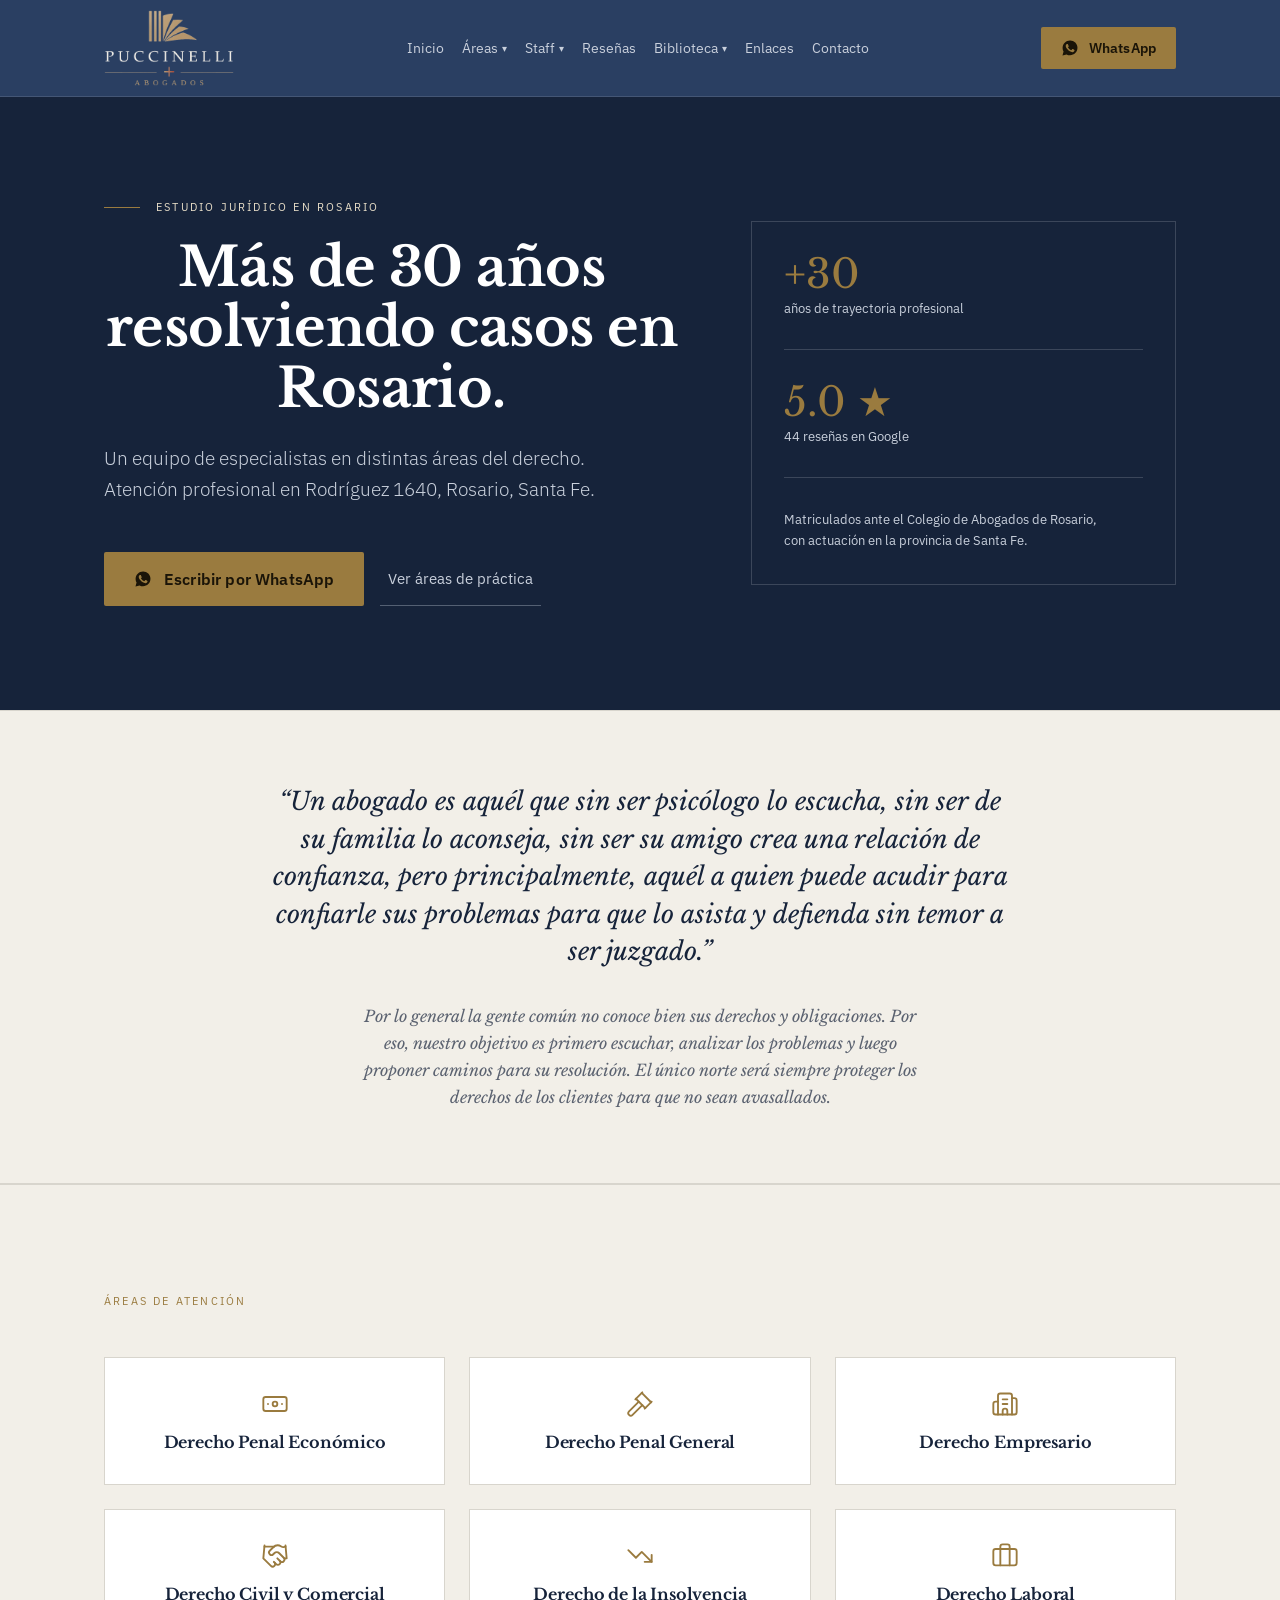
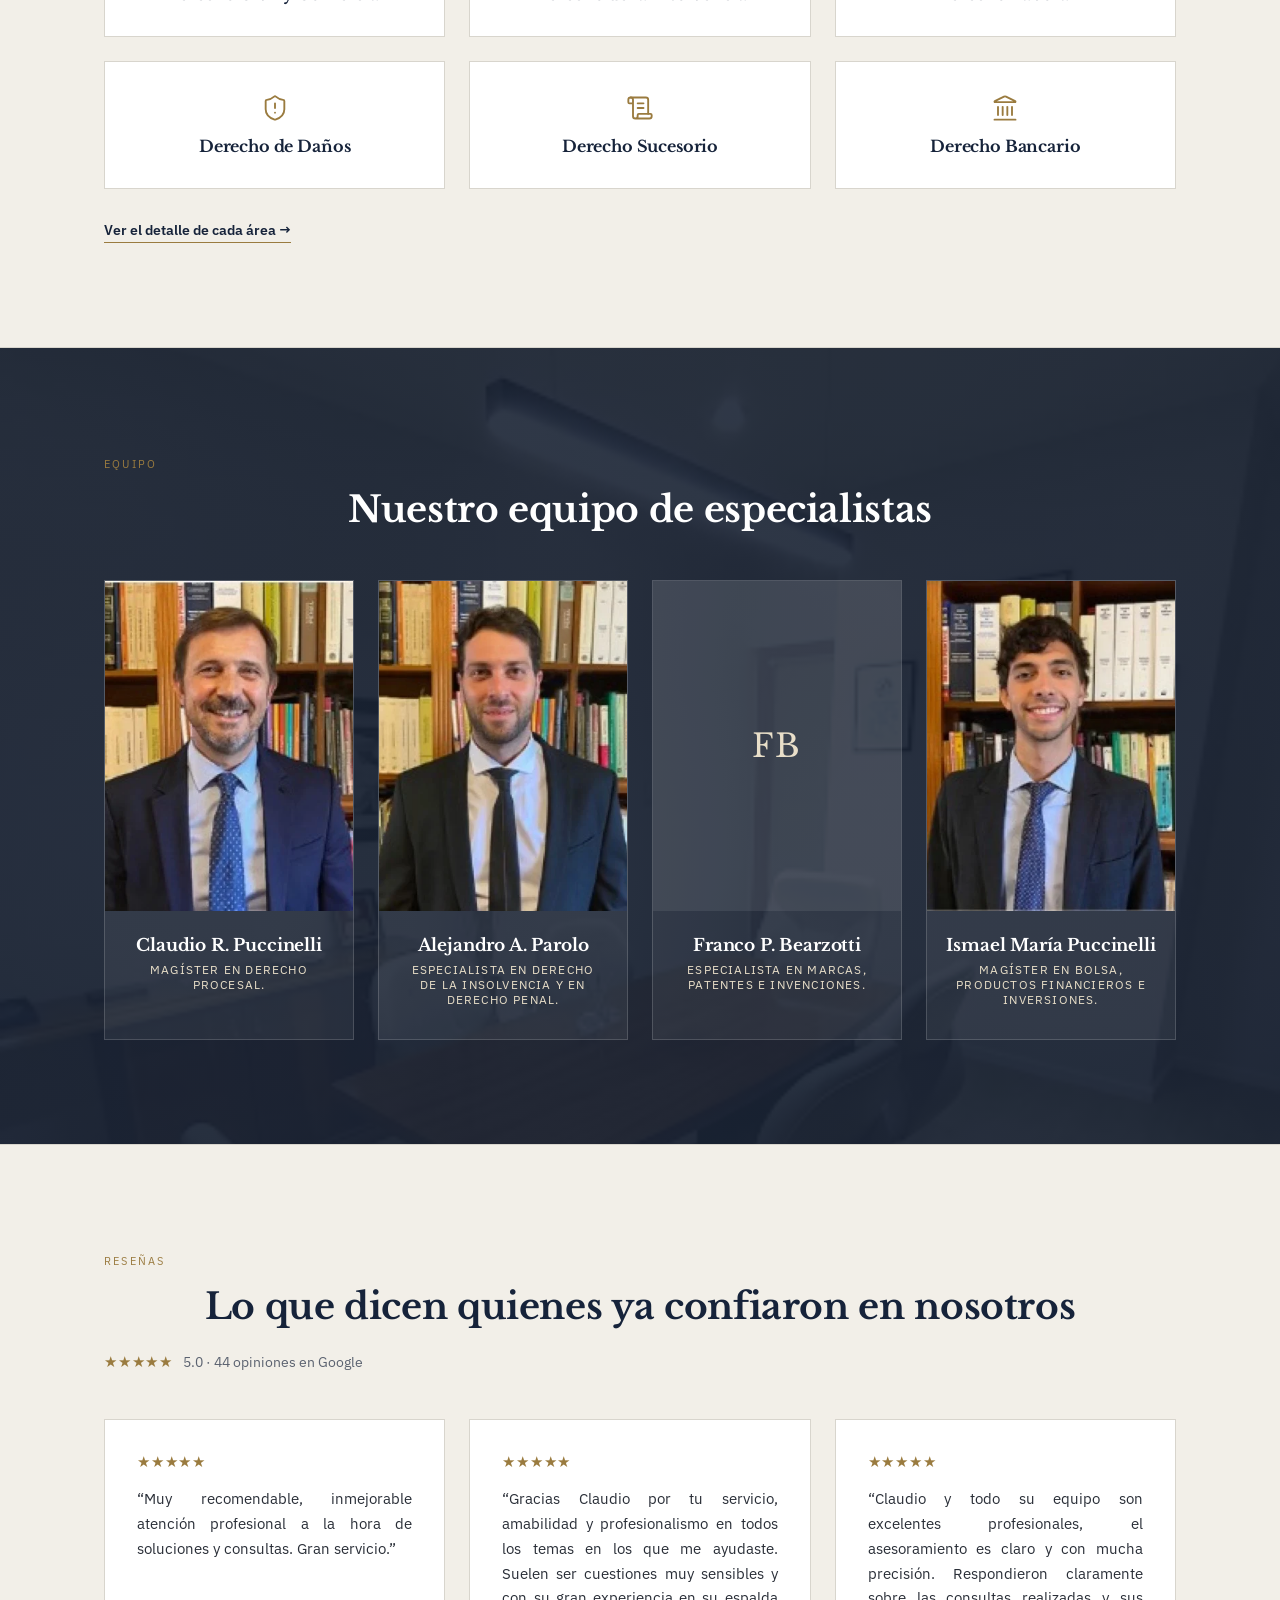
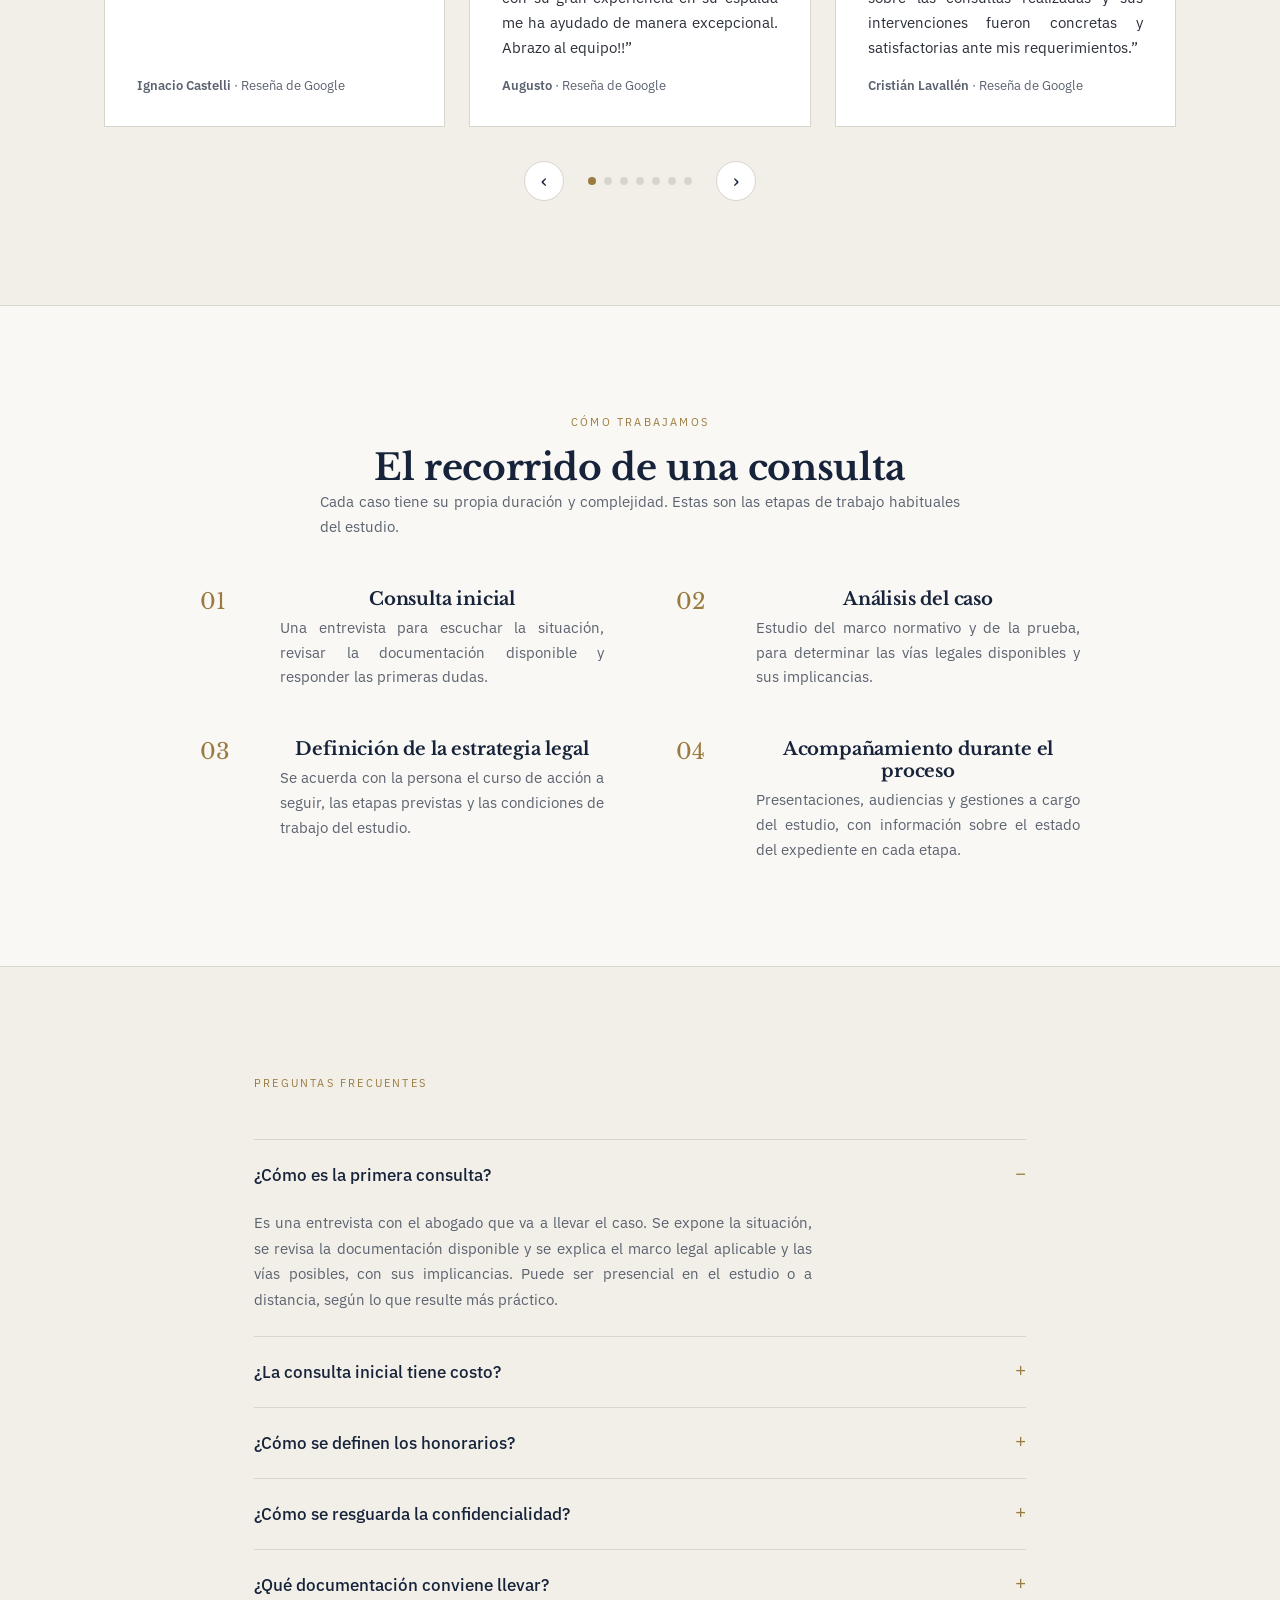
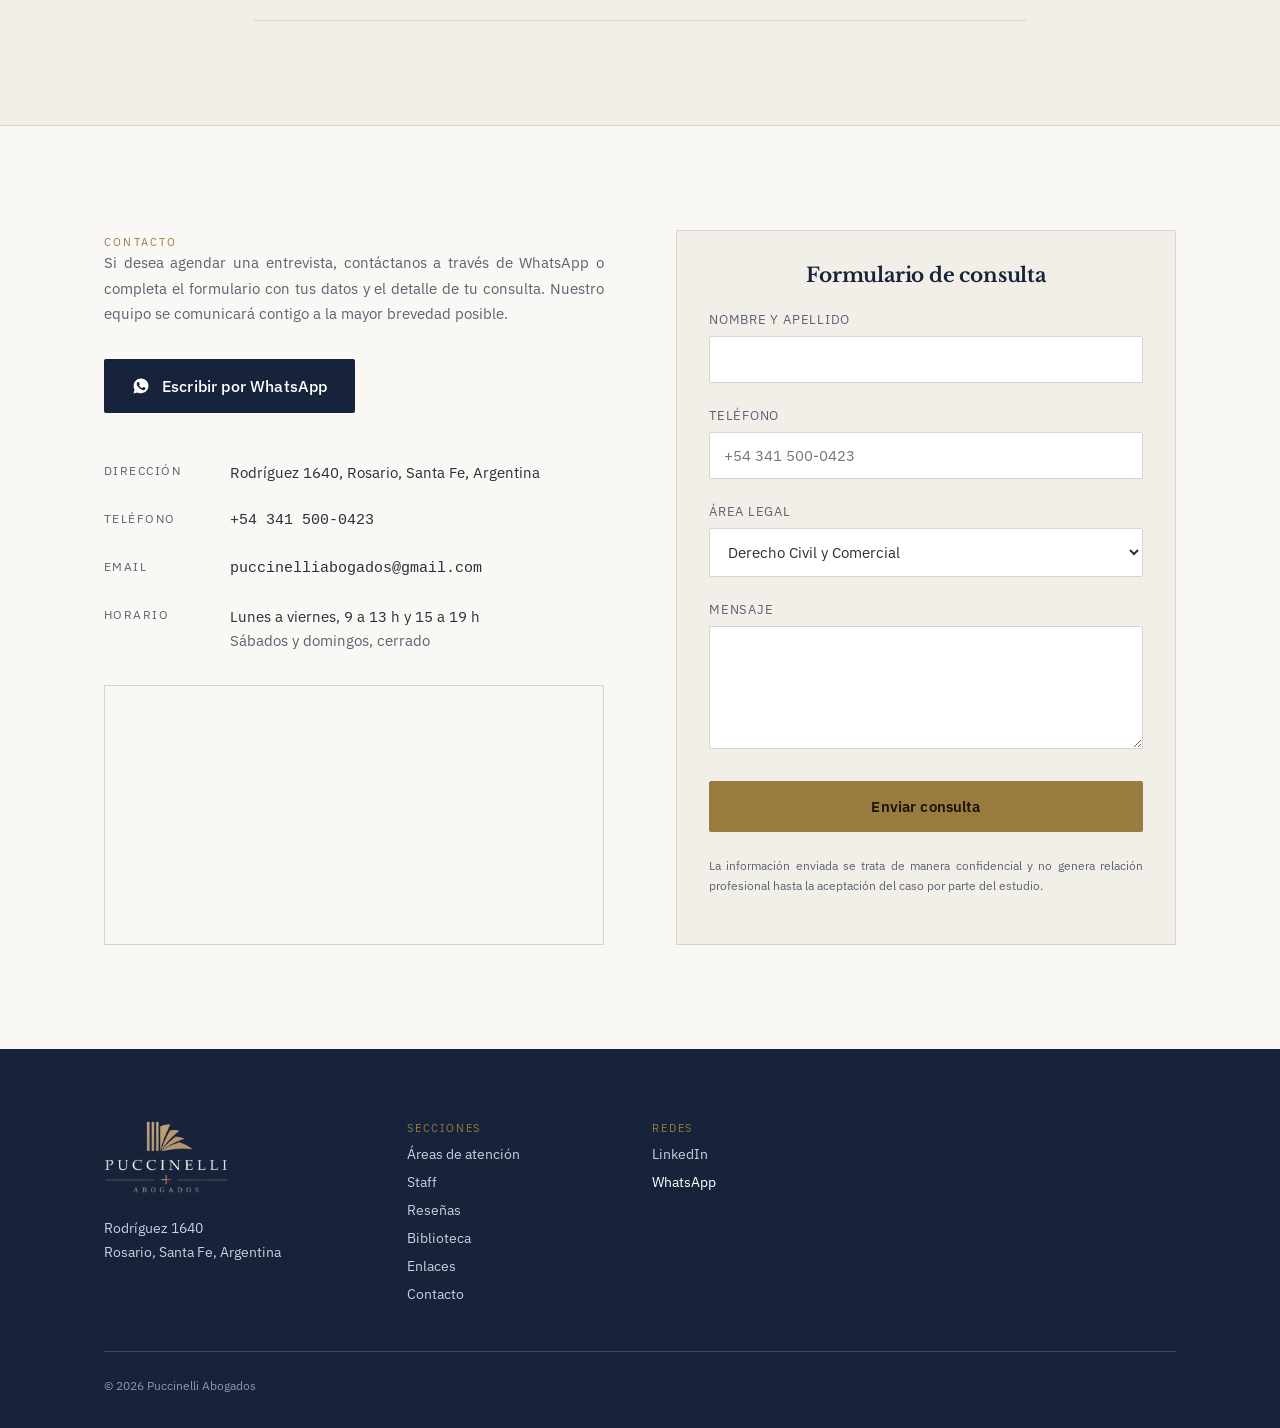
<file: index.html>
<!DOCTYPE html>
<html lang="es">
<head>
<meta charset="utf-8">
<meta name="viewport" content="width=device-width, initial-scale=1">
<title>Puccinelli Abogados — Estudio jurídico en Rosario</title>
<meta name="description" content="Estudio jurídico en Rosario con más de 30 años de trayectoria. Derecho Penal, Civil y Comercial, Empresario, Insolvencia, Laboral, Daños, Sucesorio y Bancario. Rodríguez 1640, Rosario, Santa Fe.">
<link rel="canonical" href="https://puccinelliabogados.com.ar/">

<meta property="og:type" content="website">
<meta property="og:url" content="https://puccinelliabogados.com.ar/">
<meta property="og:site_name" content="Puccinelli Abogados">
<meta property="og:title" content="Puccinelli Abogados — Estudio jurídico en Rosario">
<meta property="og:description" content="Más de 30 años de trayectoria. Derecho Penal, Civil y Comercial, Empresario, Insolvencia, Laboral, Daños, Sucesorio y Bancario. Rodríguez 1640, Rosario, Santa Fe.">
<meta property="og:image" content="https://puccinelliabogados.com.ar/assets/img/og-image.jpg">
<meta property="og:image:width" content="1200">
<meta property="og:image:height" content="630">
<meta property="og:locale" content="es_AR">

<meta name="twitter:card" content="summary_large_image">
<meta name="twitter:title" content="Puccinelli Abogados — Estudio jurídico en Rosario">
<meta name="twitter:description" content="Más de 30 años de trayectoria. Derecho Penal, Civil y Comercial, Empresario, Insolvencia, Laboral, Daños, Sucesorio y Bancario. Rodríguez 1640, Rosario, Santa Fe.">
<meta name="twitter:image" content="https://puccinelliabogados.com.ar/assets/img/og-image.jpg">

<meta name="theme-color" content="#16233a">

<script type="application/ld+json">
{
  "@context": "https://schema.org",
  "@type": "Attorney",
  "name": "Puccinelli Abogados",
  "image": "https://puccinelliabogados.com.ar/assets/img/estudio-puccinelli.webp",
  "url": "https://puccinelliabogados.com.ar/",
  "telephone": "+543415000423",
  "email": "puccinelliabogados@gmail.com",
  "address": {
    "@type": "PostalAddress",
    "streetAddress": "Rodríguez 1640",
    "addressLocality": "Rosario",
    "addressRegion": "Santa Fe",
    "addressCountry": "AR"
  },
  "areaServed": "Rosario, Santa Fe, Argentina",
  "priceRange": "$$",
  "openingHoursSpecification": {
    "@type": "OpeningHoursSpecification",
    "dayOfWeek": ["Monday", "Tuesday", "Wednesday", "Thursday", "Friday"],
    "opens": "09:00",
    "closes": "19:00"
  },
  "sameAs": [
    "https://www.linkedin.com/company/puccinelli-abogados/"
  ],
  "founder": {
    "@type": "Person",
    "name": "Claudio Puccinelli"
  }
}
</script>
<link rel="icon" href="favicon.ico" sizes="any">
<link rel="icon" type="image/png" sizes="32x32" href="assets/img/favicon-32x32.png">
<link rel="icon" type="image/png" sizes="16x16" href="assets/img/favicon-16x16.png">
<link rel="apple-touch-icon" sizes="180x180" href="assets/img/apple-touch-icon.png">
<link rel="manifest" href="site.webmanifest">
<link rel="preconnect" href="https://fonts.googleapis.com">
<link rel="preconnect" href="https://fonts.gstatic.com" crossorigin>
<link href="https://fonts.googleapis.com/css2?family=Libre+Baskerville:ital,wght@0,400;0,700;1,400&family=IBM+Plex+Sans:wght@300;400;500;600&display=swap" rel="stylesheet">
<link rel="stylesheet" href="assets/css/styles.css?v=27">
</head>
<body>

<header class="site-header">
  <div class="wrap header-inner">
    <a href="index.html" class="logo">
      <img src="assets/img/logo-dark.png" alt="Puccinelli Abogados" class="logo-img">
    </a>

    <nav class="nav-desktop">
      <a href="index.html">Inicio</a>

      <div class="nav-item">
        <button type="button" class="nav-toggle" aria-expanded="false" aria-haspopup="true">Áreas <span class="nav-caret" aria-hidden="true">▾</span></button>
        <div class="nav-dropdown">
          <a href="areas.html#area-penal-economico">Derecho Penal Económico</a>
          <a href="areas.html#area-penal-general">Derecho Penal General</a>
          <a href="areas.html#area-empresario">Derecho Empresario</a>
          <a href="areas.html#area-civil-comercial">Derecho Civil y Comercial</a>
          <a href="areas.html#area-insolvencia">Derecho de la Insolvencia</a>
          <a href="areas.html#area-laboral">Derecho Laboral</a>
          <a href="areas.html#area-danos">Derecho de Daños</a>
          <a href="areas.html#area-sucesorio">Derecho Sucesorio</a>
          <a href="areas.html#area-bancario">Derecho Bancario</a>
        </div>
      </div>

      <div class="nav-item">
        <button type="button" class="nav-toggle" aria-expanded="false" aria-haspopup="true">Staff <span class="nav-caret" aria-hidden="true">▾</span></button>
        <div class="nav-dropdown">
          <a href="index.html#staff-claudio">Claudio R. Puccinelli</a>
          <a href="index.html#staff-parolo">Alejandro A. Parolo</a>
          <a href="index.html#staff-bearzotti">Franco P. Bearzotti</a>
          <a href="index.html#staff-ismael">Ismael María Puccinelli</a>
        </div>
      </div>

      <a href="index.html#testimonios">Reseñas</a>

      <div class="nav-item">
        <button type="button" class="nav-toggle" aria-expanded="false" aria-haspopup="true">Biblioteca <span class="nav-caret" aria-hidden="true">▾</span></button>
        <div class="nav-dropdown">
          <a href="biblioteca.html#biblioteca-libros">Libros</a>
          <a href="biblioteca.html#biblioteca-articulos">Artículos</a>
          <a href="biblioteca.html#biblioteca-videos">Vídeos</a>
          <a href="biblioteca.html#biblioteca-fallos">Fallos relevantes</a>
        </div>
      </div>

      <a href="enlaces.html">Enlaces</a>
      <a href="index.html#contacto">Contacto</a>
    </nav>

    <div class="header-actions">
      <a href="https://wa.me/5493415000423" target="_blank" rel="noopener" class="btn btn-accent btn-sm">
        <svg class="icon-wa" viewBox="0 0 24 24" fill="currentColor" aria-hidden="true"><path d="M12.04 2C6.58 2 2.13 6.45 2.13 11.91c0 1.75.46 3.39 1.26 4.83L2 22l5.44-1.42a9.87 9.87 0 0 0 4.6 1.15h.01c5.46 0 9.9-4.45 9.9-9.91 0-2.65-1.03-5.14-2.9-7.01A9.82 9.82 0 0 0 12.04 2Zm5.8 14.13c-.24.68-1.4 1.3-1.93 1.38-.5.08-1.12.11-1.8-.11-.42-.13-.96-.31-1.65-.6-2.9-1.25-4.8-4.17-4.94-4.36-.14-.19-1.18-1.57-1.18-3 0-1.42.75-2.12 1.02-2.41.26-.29.58-.36.77-.36.19 0 .39 0 .56.01.18.01.42-.07.66.5.24.58.82 2 .9 2.14.07.14.12.31.02.5-.1.19-.15.31-.29.48-.14.17-.3.37-.43.5-.14.14-.29.29-.13.57.17.29.75 1.24 1.61 2.01 1.11.99 2.04 1.29 2.33 1.44.29.14.46.12.63-.07.17-.19.72-.84.91-1.13.19-.29.38-.24.63-.14.26.1 1.63.77 1.91.91.29.14.48.21.55.33.07.12.07.68-.17 1.36Z"/></svg>
        WhatsApp
      </a>
      <button class="menu-toggle" id="menuToggle" aria-label="Abrir menú" aria-expanded="false">
        <span></span><span></span><span></span>
      </button>
    </div>
  </div>

  <nav class="nav-mobile" id="navMobile">
    <a href="index.html">Inicio</a>

    <div class="nav-item">
      <button type="button" class="nav-toggle" aria-expanded="false" aria-haspopup="true">Áreas <span class="nav-caret" aria-hidden="true">▾</span></button>
      <div class="nav-dropdown">
        <a href="areas.html#area-penal-economico">Derecho Penal Económico</a>
        <a href="areas.html#area-penal-general">Derecho Penal General</a>
        <a href="areas.html#area-empresario">Derecho Empresario</a>
        <a href="areas.html#area-civil-comercial">Derecho Civil y Comercial</a>
        <a href="areas.html#area-insolvencia">Derecho de la Insolvencia</a>
        <a href="areas.html#area-laboral">Derecho Laboral</a>
        <a href="areas.html#area-danos">Derecho de Daños</a>
        <a href="areas.html#area-sucesorio">Derecho Sucesorio</a>
        <a href="areas.html#area-bancario">Derecho Bancario</a>
      </div>
    </div>

    <div class="nav-item">
      <button type="button" class="nav-toggle" aria-expanded="false" aria-haspopup="true">Staff <span class="nav-caret" aria-hidden="true">▾</span></button>
      <div class="nav-dropdown">
        <a href="index.html#staff-claudio">Claudio R. Puccinelli</a>
        <a href="index.html#staff-parolo">Alejandro A. Parolo</a>
        <a href="index.html#staff-bearzotti">Franco P. Bearzotti</a>
        <a href="index.html#staff-ismael">Ismael María Puccinelli</a>
      </div>
    </div>

    <a href="index.html#testimonios">Reseñas</a>

    <div class="nav-item">
      <button type="button" class="nav-toggle" aria-expanded="false" aria-haspopup="true">Biblioteca <span class="nav-caret" aria-hidden="true">▾</span></button>
      <div class="nav-dropdown">
        <a href="biblioteca.html#biblioteca-libros">Libros</a>
        <a href="biblioteca.html#biblioteca-articulos">Artículos</a>
        <a href="biblioteca.html#biblioteca-videos">Vídeos</a>
        <a href="biblioteca.html#biblioteca-fallos">Fallos relevantes</a>
      </div>
    </div>

    <a href="enlaces.html">Enlaces</a>
    <a href="index.html#contacto">Contacto</a>
  </nav>
</header>

<section id="inicio" class="hero">
  <div class="wrap hero-grid">
    <div>
      <div class="eyebrow">
        <span class="rule-short"></span>
        <span class="eyebrow-text">Estudio jurídico en Rosario</span>
      </div>
      <h1 class="hero-title">Más de 30 años resolviendo casos en Rosario.</h1>
      <p class="hero-sub">Un equipo de especialistas en distintas áreas del derecho.<br>Atención profesional en Rodríguez 1640, Rosario, Santa Fe.</p>
      <div class="hero-cta">
        <a href="https://wa.me/5493415000423" target="_blank" rel="noopener" class="btn btn-accent">
          <svg class="icon-wa" viewBox="0 0 24 24" fill="currentColor" aria-hidden="true"><path d="M12.04 2C6.58 2 2.13 6.45 2.13 11.91c0 1.75.46 3.39 1.26 4.83L2 22l5.44-1.42a9.87 9.87 0 0 0 4.6 1.15h.01c5.46 0 9.9-4.45 9.9-9.91 0-2.65-1.03-5.14-2.9-7.01A9.82 9.82 0 0 0 12.04 2Zm5.8 14.13c-.24.68-1.4 1.3-1.93 1.38-.5.08-1.12.11-1.8-.11-.42-.13-.96-.31-1.65-.6-2.9-1.25-4.8-4.17-4.94-4.36-.14-.19-1.18-1.57-1.18-3 0-1.42.75-2.12 1.02-2.41.26-.29.58-.36.77-.36.19 0 .39 0 .56.01.18.01.42-.07.66.5.24.58.82 2 .9 2.14.07.14.12.31.02.5-.1.19-.15.31-.29.48-.14.17-.3.37-.43.5-.14.14-.29.29-.13.57.17.29.75 1.24 1.61 2.01 1.11.99 2.04 1.29 2.33 1.44.29.14.46.12.63-.07.17-.19.72-.84.91-1.13.19-.29.38-.24.63-.14.26.1 1.63.77 1.91.91.29.14.48.21.55.33.07.12.07.68-.17 1.36Z"/></svg>
          Escribir por WhatsApp
        </a>
        <a href="#areas" class="link-underline">Ver áreas de práctica</a>
      </div>
    </div>

    <div class="hero-card">
      <div class="hero-stat">
        <div class="stat-num">+30</div>
        <div class="stat-label">años de trayectoria profesional</div>
      </div>
      <div class="hero-divider"></div>
      <div class="hero-stat">
        <a href="https://www.google.com/maps/search/?api=1&query=Estudio%20Jur%C3%ADdico%20Puccinelli%20Abogados%20Rosario" target="_blank" rel="noopener" class="stat-link">
          <div class="stat-num">5.0 ★</div>
          <div class="stat-label">44 reseñas en Google</div>
        </a>
      </div>
      <div class="hero-divider"></div>
      <div class="hero-note">Matriculados ante el Colegio de Abogados de Rosario,<br>con actuación en la provincia de Santa Fe.</div>
    </div>
  </div>
</section>

<section class="section quote-section section-alt">
  <div class="wrap">
    <blockquote class="home-quote">“Un abogado es aquél que sin ser psicólogo lo escucha, sin ser de su familia lo aconseja, sin ser su amigo crea una relación de confianza, pero principalmente, aquél a quien puede acudir para confiarle sus problemas para que lo asista y defienda sin temor a ser juzgado.”</blockquote>
    <p class="quote-note">Por lo general la gente común no conoce bien sus derechos y obligaciones. Por eso, nuestro objetivo es primero escuchar, analizar los problemas y luego proponer caminos para su resolución. El único norte será siempre proteger los derechos de los clientes para que no sean avasallados.</p>
  </div>
</section>

<section id="areas" class="section section-alt">
  <div class="wrap">
    <span class="kicker">Áreas de atención</span>
    <div class="areas-grid">
      <a class="area-card area-card--compact" href="areas.html#area-penal-economico">
        <svg class="area-icon" viewBox="0 0 24 24" fill="none" stroke="currentColor" stroke-width="1.6" stroke-linecap="round" stroke-linejoin="round" aria-hidden="true"><rect width="20" height="12" x="2" y="6" rx="2" /><circle cx="12" cy="12" r="2" /><path d="M6 12h.01M18 12h.01" /></svg>
        <h3>Derecho Penal Económico</h3>
      </a>
      <a class="area-card area-card--compact" href="areas.html#area-penal-general">
        <svg class="area-icon" viewBox="0 0 24 24" fill="none" stroke="currentColor" stroke-width="1.6" stroke-linecap="round" stroke-linejoin="round" aria-hidden="true"><path d="m14 13-8.381 8.38a1 1 0 0 1-3.001-3l8.384-8.381" /><path d="m16 16 6-6" /><path d="m21.5 10.5-8-8" /><path d="m8 8 6-6" /><path d="m8.5 7.5 8 8" /></svg>
        <h3>Derecho Penal General</h3>
      </a>
      <a class="area-card area-card--compact" href="areas.html#area-empresario">
        <svg class="area-icon" viewBox="0 0 24 24" fill="none" stroke="currentColor" stroke-width="1.6" stroke-linecap="round" stroke-linejoin="round" aria-hidden="true"><path d="M10 12h4" /><path d="M10 8h4" /><path d="M14 21v-3a2 2 0 0 0-4 0v3" /><path d="M6 10H4a2 2 0 0 0-2 2v7a2 2 0 0 0 2 2h16a2 2 0 0 0 2-2V9a2 2 0 0 0-2-2h-2" /><path d="M6 21V5a2 2 0 0 1 2-2h8a2 2 0 0 1 2 2v16" /></svg>
        <h3>Derecho Empresario</h3>
      </a>
      <a class="area-card area-card--compact" href="areas.html#area-civil-comercial">
        <svg class="area-icon" viewBox="0 0 24 24" fill="none" stroke="currentColor" stroke-width="1.6" stroke-linecap="round" stroke-linejoin="round" aria-hidden="true"><path d="m11 17 2 2a1 1 0 1 0 3-3" /><path d="m14 14 2.5 2.5a1 1 0 1 0 3-3l-3.88-3.88a3 3 0 0 0-4.24 0l-.88.88a1 1 0 1 1-3-3l2.81-2.81a5.79 5.79 0 0 1 7.06-.87l.47.28a2 2 0 0 0 1.42.25L21 4" /><path d="m21 3 1 11h-2" /><path d="M3 3 2 14l6.5 6.5a1 1 0 1 0 3-3" /><path d="M3 4h8" /></svg>
        <h3>Derecho Civil y Comercial</h3>
      </a>
      <a class="area-card area-card--compact" href="areas.html#area-insolvencia">
        <svg class="area-icon" viewBox="0 0 24 24" fill="none" stroke="currentColor" stroke-width="1.6" stroke-linecap="round" stroke-linejoin="round" aria-hidden="true"><path d="M16 17h6v-6" /><path d="m22 17-8.5-8.5-5 5L2 7" /></svg>
        <h3>Derecho de la Insolvencia</h3>
      </a>
      <a class="area-card area-card--compact" href="areas.html#area-laboral">
        <svg class="area-icon" viewBox="0 0 24 24" fill="none" stroke="currentColor" stroke-width="1.6" stroke-linecap="round" stroke-linejoin="round" aria-hidden="true"><path d="M16 20V4a2 2 0 0 0-2-2h-4a2 2 0 0 0-2 2v16" /><rect width="20" height="14" x="2" y="6" rx="2" /></svg>
        <h3>Derecho Laboral</h3>
      </a>
      <a class="area-card area-card--compact" href="areas.html#area-danos">
        <svg class="area-icon" viewBox="0 0 24 24" fill="none" stroke="currentColor" stroke-width="1.6" stroke-linecap="round" stroke-linejoin="round" aria-hidden="true"><path d="M20 13c0 5-3.5 7.5-7.66 8.95a1 1 0 0 1-.67-.01C7.5 20.5 4 18 4 13V6a1 1 0 0 1 1-1c2 0 4.5-1.2 6.24-2.72a1.17 1.17 0 0 1 1.52 0C14.51 3.81 17 5 19 5a1 1 0 0 1 1 1z" /><path d="M12 8v4" /><path d="M12 16h.01" /></svg>
        <h3>Derecho de Daños</h3>
      </a>
      <a class="area-card area-card--compact" href="areas.html#area-sucesorio">
        <svg class="area-icon" viewBox="0 0 24 24" fill="none" stroke="currentColor" stroke-width="1.6" stroke-linecap="round" stroke-linejoin="round" aria-hidden="true"><path d="M15 12h-5" /><path d="M15 8h-5" /><path d="M19 17V5a2 2 0 0 0-2-2H4" /><path d="M8 21h12a2 2 0 0 0 2-2v-1a1 1 0 0 0-1-1H11a1 1 0 0 0-1 1v1a2 2 0 1 1-4 0V5a2 2 0 1 0-4 0v2a1 1 0 0 0 1 1h3" /></svg>
        <h3>Derecho Sucesorio</h3>
      </a>
      <a class="area-card area-card--compact" href="areas.html#area-bancario">
        <svg class="area-icon" viewBox="0 0 24 24" fill="none" stroke="currentColor" stroke-width="1.6" stroke-linecap="round" stroke-linejoin="round" aria-hidden="true"><path d="M10 18v-7" /><path d="M11.119 2.205a2 2 0 0 1 1.762 0l7.84 3.846A.5.5 0 0 1 20.5 7h-17a.5.5 0 0 1-.22-.949z" /><path d="M14 18v-7" /><path d="M18 18v-7" /><path d="M3 22h18" /><path d="M6 18v-7" /></svg>
        <h3>Derecho Bancario</h3>
      </a>
    </div>
    <a class="see-all-link" href="areas.html">Ver el detalle de cada área →</a>
  </div>
</section>

<section id="equipo" class="section equipo-section">
  <div class="equipo-bg" aria-hidden="true"></div>
  <div class="wrap">
    <span class="kicker">Equipo</span>
    <h2 class="h2 h2-light">Nuestro equipo de especialistas</h2>

    <div class="team-grid">
      <article class="team-member" id="staff-claudio">
        <img src="assets/img/claudio-puccinelli.webp" alt="Claudio R. Puccinelli, director del estudio" class="team-photo">
        <div class="team-member-body">
          <h3>Claudio R. Puccinelli</h3>
          <p class="team-role">Magíster en Derecho Procesal.</p>
        </div>
      </article>
      <article class="team-member" id="staff-parolo">
        <img src="assets/img/alejandro-parolo.webp" alt="Alejandro A. Parolo" class="team-photo">
        <div class="team-member-body">
          <h3>Alejandro A. Parolo</h3>
          <p class="team-role">Especialista en Derecho de la Insolvencia y en Derecho Penal.</p>
        </div>
      </article>
      <article class="team-member" id="staff-bearzotti">
        <div class="team-avatar" aria-hidden="true">FB</div>
        <div class="team-member-body">
          <h3>Franco P. Bearzotti</h3>
          <p class="team-role">Especialista en Marcas, Patentes e Invenciones.</p>
        </div>
      </article>
      <article class="team-member" id="staff-ismael">
        <img src="assets/img/ismael-puccinelli.webp" alt="Ismael María Puccinelli" class="team-photo">
        <div class="team-member-body">
          <h3>Ismael María Puccinelli</h3>
          <p class="team-role">Magíster en Bolsa, Productos Financieros e Inversiones.</p>
        </div>
      </article>
    </div>
  </div>
</section>

<section id="testimonios" class="section section-alt">
  <div class="wrap">
    <span class="kicker">Reseñas</span>
    <h2 class="h2">Lo que dicen quienes ya confiaron en nosotros</h2>
    <a class="rating-badge" href="https://www.google.com/maps/search/?api=1&query=Estudio%20Jur%C3%ADdico%20Puccinelli%20Abogados%20Rosario" target="_blank" rel="noopener">
      <span class="rating-stars" aria-hidden="true">★★★★★</span>
      <span>5.0 · 44 opiniones en Google</span>
    </a>
    <div class="testimonios-carousel-wrap">
      <div class="testimonios-track" id="testimoniosTrack">
        <article class="testimonio-card">
          <span class="rating-stars" aria-hidden="true">★★★★★</span>
          <p class="testimonio-quote">“Muy recomendable, inmejorable atención profesional a la hora de soluciones y consultas. Gran servicio.”</p>
          <p class="testimonio-author">Ignacio Castelli <span class="testimonio-source">· Reseña de Google</span></p>
        </article>
        <article class="testimonio-card">
          <span class="rating-stars" aria-hidden="true">★★★★★</span>
          <p class="testimonio-quote">“Gracias Claudio por tu servicio, amabilidad y profesionalismo en todos los temas en los que me ayudaste. Suelen ser cuestiones muy sensibles y con su gran experiencia en su espalda me ha ayudado de manera excepcional. Abrazo al equipo!!”</p>
          <p class="testimonio-author">Augusto <span class="testimonio-source">· Reseña de Google</span></p>
        </article>
        <article class="testimonio-card">
          <span class="rating-stars" aria-hidden="true">★★★★★</span>
          <p class="testimonio-quote">“Claudio y todo su equipo son excelentes profesionales, el asesoramiento es claro y con mucha precisión. Respondieron claramente sobre las consultas realizadas y sus intervenciones fueron concretas y satisfactorias ante mis requerimientos.”</p>
          <p class="testimonio-author">Cristián Lavallén <span class="testimonio-source">· Reseña de Google</span></p>
        </article>
        <article class="testimonio-card">
          <span class="rating-stars" aria-hidden="true">★★★★★</span>
          <p class="testimonio-quote">“Son prácticos. Eficientes y expeditivos. Te dan las opciones y cuáles son las alternativas más viables. Muy buen servicio y atención.”</p>
          <p class="testimonio-author">Victor Omar Charitonov <span class="testimonio-source">· Reseña de Google</span></p>
        </article>
        <article class="testimonio-card">
          <span class="rating-stars" aria-hidden="true">★★★★★</span>
          <p class="testimonio-quote">“Excelentes profesionales y mejores personas! Estoy muy contento con el asesoramiento brindado por Claudio.”</p>
          <p class="testimonio-author">Andrés Genera <span class="testimonio-source">· Reseña de Google</span></p>
        </article>
        <article class="testimonio-card">
          <span class="rating-stars" aria-hidden="true">★★★★★</span>
          <p class="testimonio-quote">“Excelente atención y asesoramiento. Grupo de profesionales muy recomendable.”</p>
          <p class="testimonio-author">Pablo Andrés <span class="testimonio-source">· Reseña de Google</span></p>
        </article>
        <article class="testimonio-card">
          <span class="rating-stars" aria-hidden="true">★★★★★</span>
          <p class="testimonio-quote">“Excelente atención, profesionalismo y honestidad.”</p>
          <p class="testimonio-author">Sonia Diaz <span class="testimonio-source">· Reseña de Google</span></p>
        </article>
        <article class="testimonio-card">
          <span class="rating-stars" aria-hidden="true">★★★★★</span>
          <p class="testimonio-quote">“Impecable, me resolvió un asunto que me aquejaba en forma rápida y dinámica. Muy buen profesional.”</p>
          <p class="testimonio-author">Victoria Ortega <span class="testimonio-source">· Reseña de Google</span></p>
        </article>
        <article class="testimonio-card">
          <span class="rating-stars" aria-hidden="true">★★★★★</span>
          <p class="testimonio-quote">“Excelente profesional. La mejor atención. Acompaña un staff impecable. Lo recomiendo.”</p>
          <p class="testimonio-author">Fabiana Fernandez <span class="testimonio-source">· Reseña de Google</span></p>
        </article>
      </div>
      <div class="carousel-controls">
        <button type="button" class="carousel-arrow" id="testimoniosPrev" aria-label="Reseña anterior">‹</button>
        <div class="carousel-dots" id="testimoniosDots"></div>
        <button type="button" class="carousel-arrow" id="testimoniosNext" aria-label="Reseña siguiente">›</button>
      </div>
    </div>
  </div>
</section>

<section class="section">
  <div class="wrap proceso-grid">
    <div class="proceso-intro">
      <span class="kicker">Cómo trabajamos</span>
      <h2 class="h2">El recorrido de una consulta</h2>
      <p class="body-soft">Cada caso tiene su propia duración y complejidad. Estas son las etapas de trabajo habituales del estudio.</p>
    </div>
    <ol class="proceso-list">
      <li>
        <span class="proceso-num">01</span>
        <div><h3>Consulta inicial</h3><p>Una entrevista para escuchar la situación, revisar la documentación disponible y responder las primeras dudas.</p></div>
      </li>
      <li>
        <span class="proceso-num">02</span>
        <div><h3>Análisis del caso</h3><p>Estudio del marco normativo y de la prueba, para determinar las vías legales disponibles y sus implicancias.</p></div>
      </li>
      <li>
        <span class="proceso-num">03</span>
        <div><h3>Definición de la estrategia legal</h3><p>Se acuerda con la persona el curso de acción a seguir, las etapas previstas y las condiciones de trabajo del estudio.</p></div>
      </li>
      <li>
        <span class="proceso-num">04</span>
        <div><h3>Acompañamiento durante el proceso</h3><p>Presentaciones, audiencias y gestiones a cargo del estudio, con información sobre el estado del expediente en cada etapa.</p></div>
      </li>
    </ol>
  </div>
</section>

<section class="section section-alt">
  <div class="wrap faq-wrap">
    <span class="kicker">Preguntas frecuentes</span>
    <div class="faq-list" id="faqList">
      <div class="faq-item">
        <button class="faq-question" aria-expanded="true">
          ¿Cómo es la primera consulta?
          <span class="faq-sign">−</span>
        </button>
        <p class="faq-answer">Es una entrevista con el abogado que va a llevar el caso. Se expone la situación, se revisa la documentación disponible y se explica el marco legal aplicable y las vías posibles, con sus implicancias. Puede ser presencial en el estudio o a distancia, según lo que resulte más práctico.</p>
      </div>
      <div class="faq-item">
        <button class="faq-question" aria-expanded="false">
          ¿La consulta inicial tiene costo?
          <span class="faq-sign">+</span>
        </button>
        <p class="faq-answer" hidden>Sí, la primera consulta tiene costo. Es un honorario por el tiempo de análisis y el asesoramiento que se brinda en la entrevista, y se informa al momento de solicitar el turno, antes de concurrir.</p>
      </div>
      <div class="faq-item">
        <button class="faq-question" aria-expanded="false">
          ¿Cómo se definen los honorarios?
          <span class="faq-sign">+</span>
        </button>
        <p class="faq-answer" hidden>Se acuerdan por escrito antes de iniciar cualquier trabajo, conforme a la ley arancelaria vigente y a la complejidad del asunto. En la entrevista se explica la modalidad que corresponde al caso y las condiciones de pago, para que no queden costos imprevistos.</p>
      </div>
      <div class="faq-item">
        <button class="faq-question" aria-expanded="false">
          ¿Cómo se resguarda la confidencialidad?
          <span class="faq-sign">+</span>
        </button>
        <p class="faq-answer" hidden>Toda la información que se comparte con el estudio está amparada por el secreto profesional previsto en el Código de Ética, incluso si el caso no llega a iniciarse. No se difunden datos del caso ni la identidad de las personas involucradas.</p>
      </div>
      <div class="faq-item">
        <button class="faq-question" aria-expanded="false">
          ¿Qué documentación conviene llevar?
          <span class="faq-sign">+</span>
        </button>
        <p class="faq-answer" hidden>Todo lo que tenga a mano y se relacione con el asunto: contratos, recibos de sueldo o telegramas en cuestiones laborales, escrituras o documentación de dominio en temas civiles, cédulas de notificación, y el número de expediente si ya existe una causa iniciada. Si no cuenta con documentación, la consulta se puede realizar igual.</p>
      </div>
    </div>
  </div>
</section>

<section id="contacto" class="section">
  <div class="wrap contacto-grid">
    <div>
      <span class="kicker">Contacto</span>
      <p class="body-soft">Si desea agendar una entrevista, contáctanos a través de WhatsApp o completa el formulario con tus datos y el detalle de tu consulta. Nuestro equipo se comunicará contigo a la mayor brevedad posible.</p>

      <a href="https://wa.me/5493415000423" target="_blank" rel="noopener" class="btn btn-primary btn-lg">
        <svg class="icon-wa" viewBox="0 0 24 24" fill="currentColor" aria-hidden="true"><path d="M12.04 2C6.58 2 2.13 6.45 2.13 11.91c0 1.75.46 3.39 1.26 4.83L2 22l5.44-1.42a9.87 9.87 0 0 0 4.6 1.15h.01c5.46 0 9.9-4.45 9.9-9.91 0-2.65-1.03-5.14-2.9-7.01A9.82 9.82 0 0 0 12.04 2Zm5.8 14.13c-.24.68-1.4 1.3-1.93 1.38-.5.08-1.12.11-1.8-.11-.42-.13-.96-.31-1.65-.6-2.9-1.25-4.8-4.17-4.94-4.36-.14-.19-1.18-1.57-1.18-3 0-1.42.75-2.12 1.02-2.41.26-.29.58-.36.77-.36.19 0 .39 0 .56.01.18.01.42-.07.66.5.24.58.82 2 .9 2.14.07.14.12.31.02.5-.1.19-.15.31-.29.48-.14.17-.3.37-.43.5-.14.14-.29.29-.13.57.17.29.75 1.24 1.61 2.01 1.11.99 2.04 1.29 2.33 1.44.29.14.46.12.63-.07.17-.19.72-.84.91-1.13.19-.29.38-.24.63-.14.26.1 1.63.77 1.91.91.29.14.48.21.55.33.07.12.07.68-.17 1.36Z"/></svg>
        Escribir por WhatsApp
      </a>

      <div class="contact-details">
        <div class="contact-row">
          <span class="contact-label">Dirección</span>
          <span>Rodríguez 1640, Rosario, Santa Fe, Argentina</span>
        </div>
        <div class="contact-row">
          <span class="contact-label">Teléfono</span>
          <span class="mono">+54 341 500-0423</span>
        </div>
        <div class="contact-row">
          <span class="contact-label">Email</span>
          <span class="mono">puccinelliabogados@gmail.com</span>
        </div>
        <div class="contact-row">
          <span class="contact-label">Horario</span>
          <span>Lunes a viernes, 9 a 13 h y 15 a 19 h<br><span class="body-soft-inline">Sábados y domingos, cerrado</span></span>
        </div>
      </div>

      <div class="map-frame">
        <iframe title="Mapa: Rodríguez 1640, Rosario" src="https://maps.google.com/maps?q=Rodr%C3%ADguez%201640%2C%20Rosario%2C%20Santa%20Fe%2C%20Argentina&z=16&output=embed" loading="lazy"></iframe>
      </div>
    </div>

    <div class="contact-form-card">
      <div id="formSent" class="form-sent" hidden>
        <h3>Consulta enviada</h3>
        <p>Recibimos su consulta. Nos vamos a comunicar a la brevedad para coordinar una entrevista.</p>
      </div>
      <div id="formError" class="form-error" hidden>
        <h3>No se pudo enviar</h3>
        <p>Hubo un problema al enviar el formulario. Puede intentar de nuevo, o escribirnos directamente por <a href="https://wa.me/5493415000423" target="_blank" rel="noopener">WhatsApp</a> o a <span class="mono">puccinelliabogados@gmail.com</span>.</p>
      </div>
      <form id="contactForm" class="contact-form" action="https://api.web3forms.com/submit" method="POST">
        <input type="hidden" name="access_key" value="42af2ed1-ae79-41ae-a2b8-0942a6ab7939">
        <input type="hidden" name="from_name" value="Puccinelli Abogados — formulario web">
        <input type="checkbox" name="botcheck" class="botcheck" tabindex="-1" autocomplete="off">
        <h3>Formulario de consulta</h3>
        <label>
          Nombre y apellido
          <input type="text" name="nombre" required>
        </label>
        <label>
          Teléfono
          <input type="tel" name="telefono" required placeholder="+54 341 500-0423">
        </label>
        <label>
          Área legal
          <select name="area">
            <option>Derecho Civil y Comercial</option>
            <option>Derecho Penal</option>
            <option>Derecho Laboral</option>
            <option>No estoy seguro</option>
          </select>
        </label>
        <label>
          Mensaje
          <textarea name="mensaje" rows="5"></textarea>
        </label>
        <button type="submit" class="btn btn-submit">Enviar consulta</button>
        <p class="form-note">La información enviada se trata de manera confidencial y no genera relación profesional hasta la aceptación del caso por parte del estudio.</p>
      </form>
    </div>
  </div>
</section>

<footer class="site-footer">
  <div class="wrap">
    <div class="footer-grid">
      <div>
        <div class="logo footer-logo">
          <img src="assets/img/logo-dark.png" alt="Puccinelli Abogados" class="footer-logo-img">
        </div>
        <p class="footer-address">Rodríguez 1640<br>Rosario, Santa Fe, Argentina</p>
      </div>
      <div class="footer-col">
        <span class="footer-heading">Secciones</span>
        <a href="areas.html">Áreas de atención</a>
        <a href="index.html#equipo">Staff</a>
        <a href="index.html#testimonios">Reseñas</a>
        <a href="biblioteca.html">Biblioteca</a>
        <a href="enlaces.html">Enlaces</a>
        <a href="index.html#contacto">Contacto</a>
      </div>
      <div class="footer-col">
        <span class="footer-heading">Redes</span>
        <a href="https://www.linkedin.com/company/puccinelli-abogados/" target="_blank" rel="noopener">LinkedIn</a>
        <a href="https://wa.me/5493415000423" target="_blank" rel="noopener" class="footer-call">WhatsApp</a>
      </div>
    </div>
    <div class="footer-bottom">
      <span>© <span id="year"></span> Puccinelli Abogados</span>
    </div>
  </div>
</footer>

<script src="assets/js/main.js?v=27"></script>
</body>
</html>
</file>
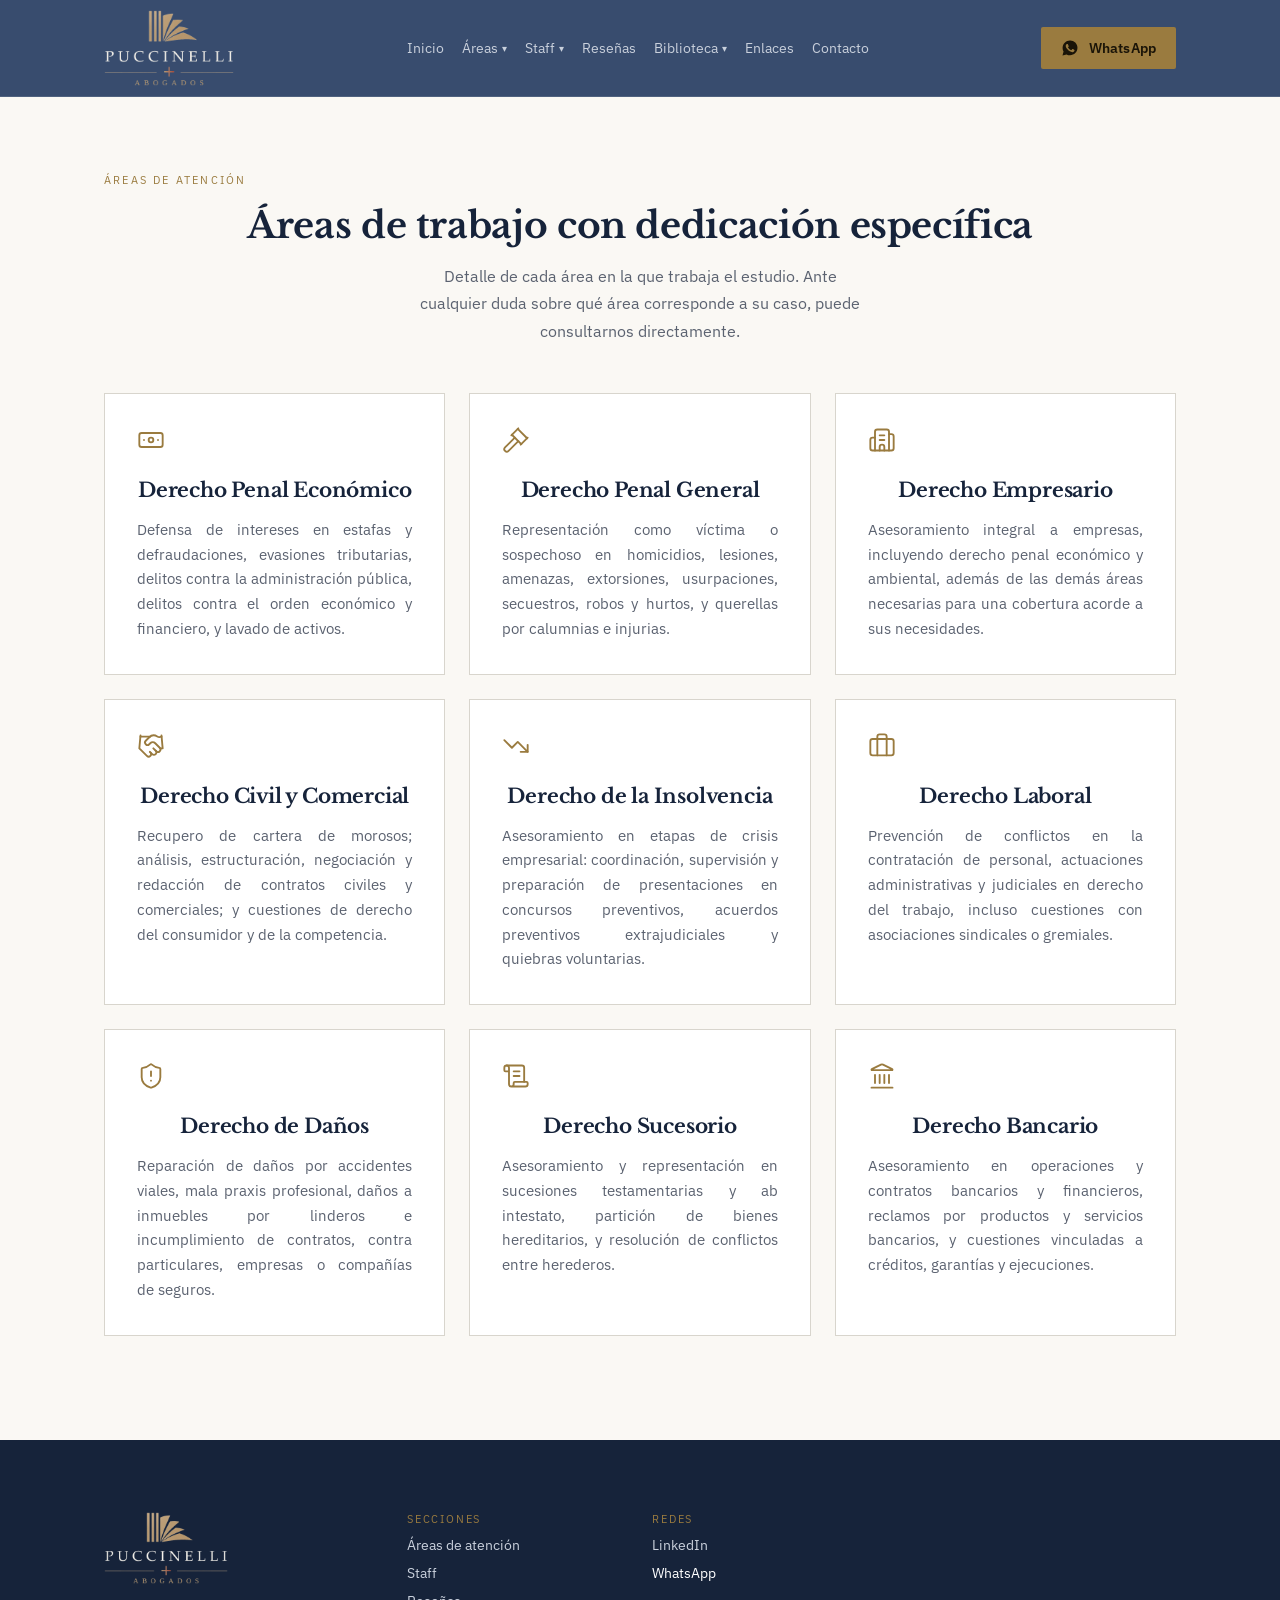
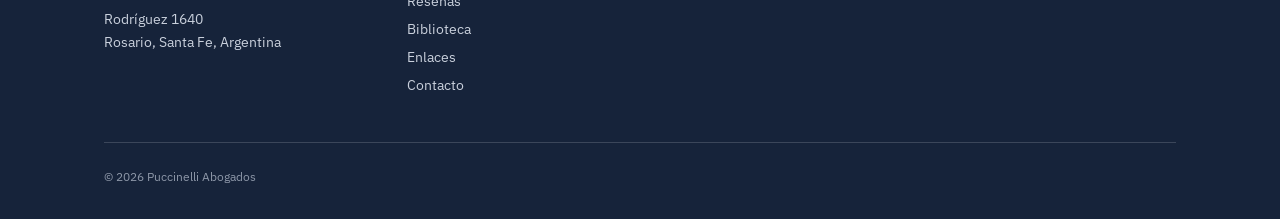
<file: areas.html>
<!DOCTYPE html>
<html lang="es">
<head>
<meta charset="utf-8">
<meta name="viewport" content="width=device-width, initial-scale=1">
<title>Áreas de práctica — Puccinelli Abogados</title>
<meta name="description" content="Áreas de práctica del estudio: Derecho Penal Económico, Derecho Penal General, Derecho Empresario, Derecho Civil y Comercial, Derecho de la Insolvencia, Derecho Laboral, Derecho de Daños, Derecho Sucesorio y Derecho Bancario.">
<link rel="canonical" href="https://puccinelliabogados.com.ar/areas.html">

<meta property="og:type" content="website">
<meta property="og:url" content="https://puccinelliabogados.com.ar/areas.html">
<meta property="og:site_name" content="Puccinelli Abogados">
<meta property="og:title" content="Áreas de práctica — Puccinelli Abogados">
<meta property="og:description" content="Derecho Penal Económico, Derecho Penal General, Derecho Empresario, Derecho Civil y Comercial, Derecho de la Insolvencia, Derecho Laboral, Derecho de Daños, Derecho Sucesorio y Derecho Bancario.">
<meta property="og:image" content="https://puccinelliabogados.com.ar/assets/img/og-image.jpg">
<meta property="og:image:width" content="1200">
<meta property="og:image:height" content="630">
<meta property="og:locale" content="es_AR">

<meta name="twitter:card" content="summary_large_image">
<meta name="twitter:title" content="Áreas de práctica — Puccinelli Abogados">
<meta name="twitter:description" content="Derecho Penal Económico, Derecho Penal General, Derecho Empresario, Derecho Civil y Comercial, Derecho de la Insolvencia, Derecho Laboral, Derecho de Daños, Derecho Sucesorio y Derecho Bancario.">
<meta name="twitter:image" content="https://puccinelliabogados.com.ar/assets/img/og-image.jpg">

<meta name="theme-color" content="#16233a">
<link rel="icon" href="favicon.ico" sizes="any">
<link rel="icon" type="image/png" sizes="32x32" href="assets/img/favicon-32x32.png">
<link rel="icon" type="image/png" sizes="16x16" href="assets/img/favicon-16x16.png">
<link rel="apple-touch-icon" sizes="180x180" href="assets/img/apple-touch-icon.png">
<link rel="manifest" href="site.webmanifest">
<link rel="preconnect" href="https://fonts.googleapis.com">
<link rel="preconnect" href="https://fonts.gstatic.com" crossorigin>
<link href="https://fonts.googleapis.com/css2?family=Libre+Baskerville:ital,wght@0,400;0,700;1,400&family=IBM+Plex+Sans:wght@300;400;500;600&display=swap" rel="stylesheet">
<link rel="stylesheet" href="assets/css/styles.css?v=27">
</head>
<body>

<header class="site-header">
  <div class="wrap header-inner">
    <a href="index.html" class="logo">
      <img src="assets/img/logo-dark.png" alt="Puccinelli Abogados" class="logo-img">
    </a>

    <nav class="nav-desktop">
      <a href="index.html">Inicio</a>

      <div class="nav-item">
        <button type="button" class="nav-toggle" aria-expanded="false" aria-haspopup="true">Áreas <span class="nav-caret" aria-hidden="true">▾</span></button>
        <div class="nav-dropdown">
          <a href="areas.html#area-penal-economico">Derecho Penal Económico</a>
          <a href="areas.html#area-penal-general">Derecho Penal General</a>
          <a href="areas.html#area-empresario">Derecho Empresario</a>
          <a href="areas.html#area-civil-comercial">Derecho Civil y Comercial</a>
          <a href="areas.html#area-insolvencia">Derecho de la Insolvencia</a>
          <a href="areas.html#area-laboral">Derecho Laboral</a>
          <a href="areas.html#area-danos">Derecho de Daños</a>
          <a href="areas.html#area-sucesorio">Derecho Sucesorio</a>
          <a href="areas.html#area-bancario">Derecho Bancario</a>
        </div>
      </div>

      <div class="nav-item">
        <button type="button" class="nav-toggle" aria-expanded="false" aria-haspopup="true">Staff <span class="nav-caret" aria-hidden="true">▾</span></button>
        <div class="nav-dropdown">
          <a href="index.html#staff-claudio">Claudio R. Puccinelli</a>
          <a href="index.html#staff-parolo">Alejandro A. Parolo</a>
          <a href="index.html#staff-bearzotti">Franco P. Bearzotti</a>
          <a href="index.html#staff-ismael">Ismael María Puccinelli</a>
        </div>
      </div>

      <a href="index.html#testimonios">Reseñas</a>

      <div class="nav-item">
        <button type="button" class="nav-toggle" aria-expanded="false" aria-haspopup="true">Biblioteca <span class="nav-caret" aria-hidden="true">▾</span></button>
        <div class="nav-dropdown">
          <a href="biblioteca.html#biblioteca-libros">Libros</a>
          <a href="biblioteca.html#biblioteca-articulos">Artículos</a>
          <a href="biblioteca.html#biblioteca-videos">Vídeos</a>
          <a href="biblioteca.html#biblioteca-fallos">Fallos relevantes</a>
        </div>
      </div>

      <a href="enlaces.html">Enlaces</a>
      <a href="index.html#contacto">Contacto</a>
    </nav>

    <div class="header-actions">
      <a href="https://wa.me/5493415000423" target="_blank" rel="noopener" class="btn btn-accent btn-sm">
        <svg class="icon-wa" viewBox="0 0 24 24" fill="currentColor" aria-hidden="true"><path d="M12.04 2C6.58 2 2.13 6.45 2.13 11.91c0 1.75.46 3.39 1.26 4.83L2 22l5.44-1.42a9.87 9.87 0 0 0 4.6 1.15h.01c5.46 0 9.9-4.45 9.9-9.91 0-2.65-1.03-5.14-2.9-7.01A9.82 9.82 0 0 0 12.04 2Zm5.8 14.13c-.24.68-1.4 1.3-1.93 1.38-.5.08-1.12.11-1.8-.11-.42-.13-.96-.31-1.65-.6-2.9-1.25-4.8-4.17-4.94-4.36-.14-.19-1.18-1.57-1.18-3 0-1.42.75-2.12 1.02-2.41.26-.29.58-.36.77-.36.19 0 .39 0 .56.01.18.01.42-.07.66.5.24.58.82 2 .9 2.14.07.14.12.31.02.5-.1.19-.15.31-.29.48-.14.17-.3.37-.43.5-.14.14-.29.29-.13.57.17.29.75 1.24 1.61 2.01 1.11.99 2.04 1.29 2.33 1.44.29.14.46.12.63-.07.17-.19.72-.84.91-1.13.19-.29.38-.24.63-.14.26.1 1.63.77 1.91.91.29.14.48.21.55.33.07.12.07.68-.17 1.36Z"/></svg>
        WhatsApp
      </a>
      <button class="menu-toggle" id="menuToggle" aria-label="Abrir menú" aria-expanded="false">
        <span></span><span></span><span></span>
      </button>
    </div>
  </div>

  <nav class="nav-mobile" id="navMobile">
    <a href="index.html">Inicio</a>

    <div class="nav-item">
      <button type="button" class="nav-toggle" aria-expanded="false" aria-haspopup="true">Áreas <span class="nav-caret" aria-hidden="true">▾</span></button>
      <div class="nav-dropdown">
        <a href="areas.html#area-penal-economico">Derecho Penal Económico</a>
        <a href="areas.html#area-penal-general">Derecho Penal General</a>
        <a href="areas.html#area-empresario">Derecho Empresario</a>
        <a href="areas.html#area-civil-comercial">Derecho Civil y Comercial</a>
        <a href="areas.html#area-insolvencia">Derecho de la Insolvencia</a>
        <a href="areas.html#area-laboral">Derecho Laboral</a>
        <a href="areas.html#area-danos">Derecho de Daños</a>
        <a href="areas.html#area-sucesorio">Derecho Sucesorio</a>
        <a href="areas.html#area-bancario">Derecho Bancario</a>
      </div>
    </div>

    <div class="nav-item">
      <button type="button" class="nav-toggle" aria-expanded="false" aria-haspopup="true">Staff <span class="nav-caret" aria-hidden="true">▾</span></button>
      <div class="nav-dropdown">
        <a href="index.html#staff-claudio">Claudio R. Puccinelli</a>
        <a href="index.html#staff-parolo">Alejandro A. Parolo</a>
        <a href="index.html#staff-bearzotti">Franco P. Bearzotti</a>
        <a href="index.html#staff-ismael">Ismael María Puccinelli</a>
      </div>
    </div>

    <a href="index.html#testimonios">Reseñas</a>

    <div class="nav-item">
      <button type="button" class="nav-toggle" aria-expanded="false" aria-haspopup="true">Biblioteca <span class="nav-caret" aria-hidden="true">▾</span></button>
      <div class="nav-dropdown">
        <a href="biblioteca.html#biblioteca-libros">Libros</a>
        <a href="biblioteca.html#biblioteca-articulos">Artículos</a>
        <a href="biblioteca.html#biblioteca-videos">Vídeos</a>
        <a href="biblioteca.html#biblioteca-fallos">Fallos relevantes</a>
      </div>
    </div>

    <a href="enlaces.html">Enlaces</a>
    <a href="index.html#contacto">Contacto</a>
  </nav>
</header>

<section class="section page-head">
  <div class="wrap">
    <span class="kicker">Áreas de atención</span>
    <h2 class="h2 h2-narrow">Áreas de trabajo con dedicación específica</h2>
    <p class="section-lead" style="margin-left:auto;margin-right:auto;text-align:center;">Detalle de cada área en la que trabaja el estudio. Ante cualquier duda sobre qué área corresponde a su caso, puede consultarnos directamente.</p>
    <div class="areas-grid">
      <article class="area-card" id="area-penal-economico">
        <svg class="area-icon" viewBox="0 0 24 24" fill="none" stroke="currentColor" stroke-width="1.6" stroke-linecap="round" stroke-linejoin="round" aria-hidden="true"><rect width="20" height="12" x="2" y="6" rx="2" /><circle cx="12" cy="12" r="2" /><path d="M6 12h.01M18 12h.01" /></svg>
        <h3>Derecho Penal Económico</h3>
        <p>Defensa de intereses en estafas y defraudaciones, evasiones tributarias, delitos contra la administración pública, delitos contra el orden económico y financiero, y lavado de activos.</p>
      </article>
      <article class="area-card" id="area-penal-general">
        <svg class="area-icon" viewBox="0 0 24 24" fill="none" stroke="currentColor" stroke-width="1.6" stroke-linecap="round" stroke-linejoin="round" aria-hidden="true"><path d="m14 13-8.381 8.38a1 1 0 0 1-3.001-3l8.384-8.381" /><path d="m16 16 6-6" /><path d="m21.5 10.5-8-8" /><path d="m8 8 6-6" /><path d="m8.5 7.5 8 8" /></svg>
        <h3>Derecho Penal General</h3>
        <p>Representación como víctima o sospechoso en homicidios, lesiones, amenazas, extorsiones, usurpaciones, secuestros, robos y hurtos, y querellas por calumnias e injurias.</p>
      </article>
      <article class="area-card" id="area-empresario">
        <svg class="area-icon" viewBox="0 0 24 24" fill="none" stroke="currentColor" stroke-width="1.6" stroke-linecap="round" stroke-linejoin="round" aria-hidden="true"><path d="M10 12h4" /><path d="M10 8h4" /><path d="M14 21v-3a2 2 0 0 0-4 0v3" /><path d="M6 10H4a2 2 0 0 0-2 2v7a2 2 0 0 0 2 2h16a2 2 0 0 0 2-2V9a2 2 0 0 0-2-2h-2" /><path d="M6 21V5a2 2 0 0 1 2-2h8a2 2 0 0 1 2 2v16" /></svg>
        <h3>Derecho Empresario</h3>
        <p>Asesoramiento integral a empresas, incluyendo derecho penal económico y ambiental, además de las demás áreas necesarias para una cobertura acorde a sus necesidades.</p>
      </article>
      <article class="area-card" id="area-civil-comercial">
        <svg class="area-icon" viewBox="0 0 24 24" fill="none" stroke="currentColor" stroke-width="1.6" stroke-linecap="round" stroke-linejoin="round" aria-hidden="true"><path d="m11 17 2 2a1 1 0 1 0 3-3" /><path d="m14 14 2.5 2.5a1 1 0 1 0 3-3l-3.88-3.88a3 3 0 0 0-4.24 0l-.88.88a1 1 0 1 1-3-3l2.81-2.81a5.79 5.79 0 0 1 7.06-.87l.47.28a2 2 0 0 0 1.42.25L21 4" /><path d="m21 3 1 11h-2" /><path d="M3 3 2 14l6.5 6.5a1 1 0 1 0 3-3" /><path d="M3 4h8" /></svg>
        <h3>Derecho Civil y Comercial</h3>
        <p>Recupero de cartera de morosos; análisis, estructuración, negociación y redacción de contratos civiles y comerciales; y cuestiones de derecho del consumidor y de la competencia.</p>
      </article>
      <article class="area-card" id="area-insolvencia">
        <svg class="area-icon" viewBox="0 0 24 24" fill="none" stroke="currentColor" stroke-width="1.6" stroke-linecap="round" stroke-linejoin="round" aria-hidden="true"><path d="M16 17h6v-6" /><path d="m22 17-8.5-8.5-5 5L2 7" /></svg>
        <h3>Derecho de la Insolvencia</h3>
        <p>Asesoramiento en etapas de crisis empresarial: coordinación, supervisión y preparación de presentaciones en concursos preventivos, acuerdos preventivos extrajudiciales y quiebras voluntarias.</p>
      </article>
      <article class="area-card" id="area-laboral">
        <svg class="area-icon" viewBox="0 0 24 24" fill="none" stroke="currentColor" stroke-width="1.6" stroke-linecap="round" stroke-linejoin="round" aria-hidden="true"><path d="M16 20V4a2 2 0 0 0-2-2h-4a2 2 0 0 0-2 2v16" /><rect width="20" height="14" x="2" y="6" rx="2" /></svg>
        <h3>Derecho Laboral</h3>
        <p>Prevención de conflictos en la contratación de personal, actuaciones administrativas y judiciales en derecho del trabajo, incluso cuestiones con asociaciones sindicales o gremiales.</p>
      </article>
      <article class="area-card" id="area-danos">
        <svg class="area-icon" viewBox="0 0 24 24" fill="none" stroke="currentColor" stroke-width="1.6" stroke-linecap="round" stroke-linejoin="round" aria-hidden="true"><path d="M20 13c0 5-3.5 7.5-7.66 8.95a1 1 0 0 1-.67-.01C7.5 20.5 4 18 4 13V6a1 1 0 0 1 1-1c2 0 4.5-1.2 6.24-2.72a1.17 1.17 0 0 1 1.52 0C14.51 3.81 17 5 19 5a1 1 0 0 1 1 1z" /><path d="M12 8v4" /><path d="M12 16h.01" /></svg>
        <h3>Derecho de Daños</h3>
        <p>Reparación de daños por accidentes viales, mala praxis profesional, daños a inmuebles por linderos e incumplimiento de contratos, contra particulares, empresas o compañías de seguros.</p>
      </article>
      <article class="area-card" id="area-sucesorio">
        <svg class="area-icon" viewBox="0 0 24 24" fill="none" stroke="currentColor" stroke-width="1.6" stroke-linecap="round" stroke-linejoin="round" aria-hidden="true"><path d="M15 12h-5" /><path d="M15 8h-5" /><path d="M19 17V5a2 2 0 0 0-2-2H4" /><path d="M8 21h12a2 2 0 0 0 2-2v-1a1 1 0 0 0-1-1H11a1 1 0 0 0-1 1v1a2 2 0 1 1-4 0V5a2 2 0 1 0-4 0v2a1 1 0 0 0 1 1h3" /></svg>
        <h3>Derecho Sucesorio</h3>
        <p>Asesoramiento y representación en sucesiones testamentarias y ab intestato, partición de bienes hereditarios, y resolución de conflictos entre herederos.</p>
      </article>
      <article class="area-card" id="area-bancario">
        <svg class="area-icon" viewBox="0 0 24 24" fill="none" stroke="currentColor" stroke-width="1.6" stroke-linecap="round" stroke-linejoin="round" aria-hidden="true"><path d="M10 18v-7" /><path d="M11.119 2.205a2 2 0 0 1 1.762 0l7.84 3.846A.5.5 0 0 1 20.5 7h-17a.5.5 0 0 1-.22-.949z" /><path d="M14 18v-7" /><path d="M18 18v-7" /><path d="M3 22h18" /><path d="M6 18v-7" /></svg>
        <h3>Derecho Bancario</h3>
        <p>Asesoramiento en operaciones y contratos bancarios y financieros, reclamos por productos y servicios bancarios, y cuestiones vinculadas a créditos, garantías y ejecuciones.</p>
      </article>
    </div>
  </div>
</section>

<footer class="site-footer">
  <div class="wrap">
    <div class="footer-grid">
      <div>
        <div class="logo footer-logo">
          <img src="assets/img/logo-dark.png" alt="Puccinelli Abogados" class="footer-logo-img">
        </div>
        <p class="footer-address">Rodríguez 1640<br>Rosario, Santa Fe, Argentina</p>
      </div>
      <div class="footer-col">
        <span class="footer-heading">Secciones</span>
        <a href="areas.html">Áreas de atención</a>
        <a href="index.html#equipo">Staff</a>
        <a href="index.html#testimonios">Reseñas</a>
        <a href="biblioteca.html">Biblioteca</a>
        <a href="enlaces.html">Enlaces</a>
        <a href="index.html#contacto">Contacto</a>
      </div>
      <div class="footer-col">
        <span class="footer-heading">Redes</span>
        <a href="https://www.linkedin.com/company/puccinelli-abogados/" target="_blank" rel="noopener">LinkedIn</a>
        <a href="https://wa.me/5493415000423" target="_blank" rel="noopener" class="footer-call">WhatsApp</a>
      </div>
    </div>
    <div class="footer-bottom">
      <span>© <span id="year"></span> Puccinelli Abogados</span>
    </div>
  </div>
</footer>

<script src="assets/js/main.js?v=27"></script>
</body>
</html>
</file>
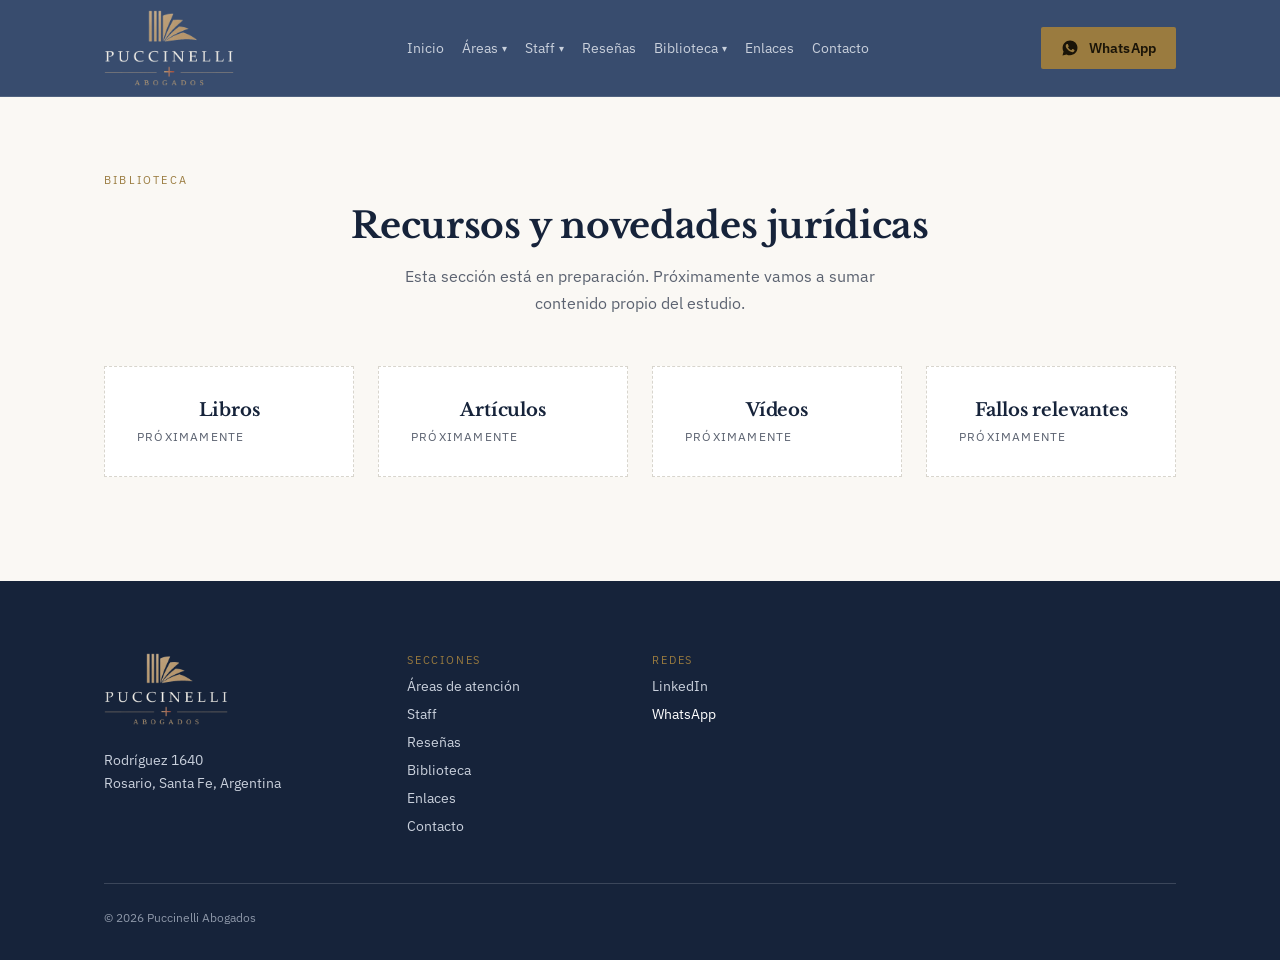
<file: biblioteca.html>
<!DOCTYPE html>
<html lang="es">
<head>
<meta charset="utf-8">
<meta name="viewport" content="width=device-width, initial-scale=1">
<title>Biblioteca — Puccinelli Abogados</title>
<meta name="description" content="Recursos y novedades jurídicas de Puccinelli Abogados: libros, artículos, vídeos y fallos relevantes. Próximamente.">
<link rel="canonical" href="https://puccinelliabogados.com.ar/biblioteca.html">

<meta property="og:type" content="website">
<meta property="og:url" content="https://puccinelliabogados.com.ar/biblioteca.html">
<meta property="og:site_name" content="Puccinelli Abogados">
<meta property="og:title" content="Biblioteca — Puccinelli Abogados">
<meta property="og:description" content="Recursos y novedades jurídicas de Puccinelli Abogados: libros, artículos, vídeos y fallos relevantes.">
<meta property="og:image" content="https://puccinelliabogados.com.ar/assets/img/og-image.jpg">
<meta property="og:image:width" content="1200">
<meta property="og:image:height" content="630">
<meta property="og:locale" content="es_AR">

<meta name="twitter:card" content="summary_large_image">
<meta name="twitter:title" content="Biblioteca — Puccinelli Abogados">
<meta name="twitter:description" content="Recursos y novedades jurídicas de Puccinelli Abogados: libros, artículos, vídeos y fallos relevantes.">
<meta name="twitter:image" content="https://puccinelliabogados.com.ar/assets/img/og-image.jpg">

<meta name="theme-color" content="#16233a">
<link rel="icon" href="favicon.ico" sizes="any">
<link rel="icon" type="image/png" sizes="32x32" href="assets/img/favicon-32x32.png">
<link rel="icon" type="image/png" sizes="16x16" href="assets/img/favicon-16x16.png">
<link rel="apple-touch-icon" sizes="180x180" href="assets/img/apple-touch-icon.png">
<link rel="manifest" href="site.webmanifest">
<link rel="preconnect" href="https://fonts.googleapis.com">
<link rel="preconnect" href="https://fonts.gstatic.com" crossorigin>
<link href="https://fonts.googleapis.com/css2?family=Libre+Baskerville:ital,wght@0,400;0,700;1,400&family=IBM+Plex+Sans:wght@300;400;500;600&display=swap" rel="stylesheet">
<link rel="stylesheet" href="assets/css/styles.css?v=27">
</head>
<body>

<header class="site-header">
  <div class="wrap header-inner">
    <a href="index.html" class="logo">
      <img src="assets/img/logo-dark.png" alt="Puccinelli Abogados" class="logo-img">
    </a>

    <nav class="nav-desktop">
      <a href="index.html">Inicio</a>

      <div class="nav-item">
        <button type="button" class="nav-toggle" aria-expanded="false" aria-haspopup="true">Áreas <span class="nav-caret" aria-hidden="true">▾</span></button>
        <div class="nav-dropdown">
          <a href="areas.html#area-penal-economico">Derecho Penal Económico</a>
          <a href="areas.html#area-penal-general">Derecho Penal General</a>
          <a href="areas.html#area-empresario">Derecho Empresario</a>
          <a href="areas.html#area-civil-comercial">Derecho Civil y Comercial</a>
          <a href="areas.html#area-insolvencia">Derecho de la Insolvencia</a>
          <a href="areas.html#area-laboral">Derecho Laboral</a>
          <a href="areas.html#area-danos">Derecho de Daños</a>
          <a href="areas.html#area-sucesorio">Derecho Sucesorio</a>
          <a href="areas.html#area-bancario">Derecho Bancario</a>
        </div>
      </div>

      <div class="nav-item">
        <button type="button" class="nav-toggle" aria-expanded="false" aria-haspopup="true">Staff <span class="nav-caret" aria-hidden="true">▾</span></button>
        <div class="nav-dropdown">
          <a href="index.html#staff-claudio">Claudio R. Puccinelli</a>
          <a href="index.html#staff-parolo">Alejandro A. Parolo</a>
          <a href="index.html#staff-bearzotti">Franco P. Bearzotti</a>
          <a href="index.html#staff-ismael">Ismael María Puccinelli</a>
        </div>
      </div>

      <a href="index.html#testimonios">Reseñas</a>

      <div class="nav-item">
        <button type="button" class="nav-toggle" aria-expanded="false" aria-haspopup="true">Biblioteca <span class="nav-caret" aria-hidden="true">▾</span></button>
        <div class="nav-dropdown">
          <a href="biblioteca.html#biblioteca-libros">Libros</a>
          <a href="biblioteca.html#biblioteca-articulos">Artículos</a>
          <a href="biblioteca.html#biblioteca-videos">Vídeos</a>
          <a href="biblioteca.html#biblioteca-fallos">Fallos relevantes</a>
        </div>
      </div>

      <a href="enlaces.html">Enlaces</a>
      <a href="index.html#contacto">Contacto</a>
    </nav>

    <div class="header-actions">
      <a href="https://wa.me/5493415000423" target="_blank" rel="noopener" class="btn btn-accent btn-sm">
        <svg class="icon-wa" viewBox="0 0 24 24" fill="currentColor" aria-hidden="true"><path d="M12.04 2C6.58 2 2.13 6.45 2.13 11.91c0 1.75.46 3.39 1.26 4.83L2 22l5.44-1.42a9.87 9.87 0 0 0 4.6 1.15h.01c5.46 0 9.9-4.45 9.9-9.91 0-2.65-1.03-5.14-2.9-7.01A9.82 9.82 0 0 0 12.04 2Zm5.8 14.13c-.24.68-1.4 1.3-1.93 1.38-.5.08-1.12.11-1.8-.11-.42-.13-.96-.31-1.65-.6-2.9-1.25-4.8-4.17-4.94-4.36-.14-.19-1.18-1.57-1.18-3 0-1.42.75-2.12 1.02-2.41.26-.29.58-.36.77-.36.19 0 .39 0 .56.01.18.01.42-.07.66.5.24.58.82 2 .9 2.14.07.14.12.31.02.5-.1.19-.15.31-.29.48-.14.17-.3.37-.43.5-.14.14-.29.29-.13.57.17.29.75 1.24 1.61 2.01 1.11.99 2.04 1.29 2.33 1.44.29.14.46.12.63-.07.17-.19.72-.84.91-1.13.19-.29.38-.24.63-.14.26.1 1.63.77 1.91.91.29.14.48.21.55.33.07.12.07.68-.17 1.36Z"/></svg>
        WhatsApp
      </a>
      <button class="menu-toggle" id="menuToggle" aria-label="Abrir menú" aria-expanded="false">
        <span></span><span></span><span></span>
      </button>
    </div>
  </div>

  <nav class="nav-mobile" id="navMobile">
    <a href="index.html">Inicio</a>

    <div class="nav-item">
      <button type="button" class="nav-toggle" aria-expanded="false" aria-haspopup="true">Áreas <span class="nav-caret" aria-hidden="true">▾</span></button>
      <div class="nav-dropdown">
        <a href="areas.html#area-penal-economico">Derecho Penal Económico</a>
        <a href="areas.html#area-penal-general">Derecho Penal General</a>
        <a href="areas.html#area-empresario">Derecho Empresario</a>
        <a href="areas.html#area-civil-comercial">Derecho Civil y Comercial</a>
        <a href="areas.html#area-insolvencia">Derecho de la Insolvencia</a>
        <a href="areas.html#area-laboral">Derecho Laboral</a>
        <a href="areas.html#area-danos">Derecho de Daños</a>
        <a href="areas.html#area-sucesorio">Derecho Sucesorio</a>
        <a href="areas.html#area-bancario">Derecho Bancario</a>
      </div>
    </div>

    <div class="nav-item">
      <button type="button" class="nav-toggle" aria-expanded="false" aria-haspopup="true">Staff <span class="nav-caret" aria-hidden="true">▾</span></button>
      <div class="nav-dropdown">
        <a href="index.html#staff-claudio">Claudio R. Puccinelli</a>
        <a href="index.html#staff-parolo">Alejandro A. Parolo</a>
        <a href="index.html#staff-bearzotti">Franco P. Bearzotti</a>
        <a href="index.html#staff-ismael">Ismael María Puccinelli</a>
      </div>
    </div>

    <a href="index.html#testimonios">Reseñas</a>

    <div class="nav-item">
      <button type="button" class="nav-toggle" aria-expanded="false" aria-haspopup="true">Biblioteca <span class="nav-caret" aria-hidden="true">▾</span></button>
      <div class="nav-dropdown">
        <a href="biblioteca.html#biblioteca-libros">Libros</a>
        <a href="biblioteca.html#biblioteca-articulos">Artículos</a>
        <a href="biblioteca.html#biblioteca-videos">Vídeos</a>
        <a href="biblioteca.html#biblioteca-fallos">Fallos relevantes</a>
      </div>
    </div>

    <a href="enlaces.html">Enlaces</a>
    <a href="index.html#contacto">Contacto</a>
  </nav>
</header>

<section class="section page-head">
  <div class="wrap">
    <span class="kicker">Biblioteca</span>
    <h2 class="h2">Recursos y novedades jurídicas</h2>
    <p class="section-lead" style="margin-left:auto;margin-right:auto;text-align:center;">Esta sección está en preparación. Próximamente vamos a sumar contenido propio del estudio.</p>
    <div class="biblioteca-grid">
      <article class="biblioteca-card" id="biblioteca-libros">
        <h3>Libros</h3>
        <p class="soon-tag">Próximamente</p>
      </article>
      <article class="biblioteca-card" id="biblioteca-articulos">
        <h3>Artículos</h3>
        <p class="soon-tag">Próximamente</p>
      </article>
      <article class="biblioteca-card" id="biblioteca-videos">
        <h3>Vídeos</h3>
        <p class="soon-tag">Próximamente</p>
      </article>
      <article class="biblioteca-card" id="biblioteca-fallos">
        <h3>Fallos relevantes</h3>
        <p class="soon-tag">Próximamente</p>
      </article>
    </div>
  </div>
</section>

<footer class="site-footer">
  <div class="wrap">
    <div class="footer-grid">
      <div>
        <div class="logo footer-logo">
          <img src="assets/img/logo-dark.png" alt="Puccinelli Abogados" class="footer-logo-img">
        </div>
        <p class="footer-address">Rodríguez 1640<br>Rosario, Santa Fe, Argentina</p>
      </div>
      <div class="footer-col">
        <span class="footer-heading">Secciones</span>
        <a href="areas.html">Áreas de atención</a>
        <a href="index.html#equipo">Staff</a>
        <a href="index.html#testimonios">Reseñas</a>
        <a href="biblioteca.html">Biblioteca</a>
        <a href="enlaces.html">Enlaces</a>
        <a href="index.html#contacto">Contacto</a>
      </div>
      <div class="footer-col">
        <span class="footer-heading">Redes</span>
        <a href="https://www.linkedin.com/company/puccinelli-abogados/" target="_blank" rel="noopener">LinkedIn</a>
        <a href="https://wa.me/5493415000423" target="_blank" rel="noopener" class="footer-call">WhatsApp</a>
      </div>
    </div>
    <div class="footer-bottom">
      <span>© <span id="year"></span> Puccinelli Abogados</span>
    </div>
  </div>
</footer>

<script src="assets/js/main.js?v=27"></script>
</body>
</html>
</file>
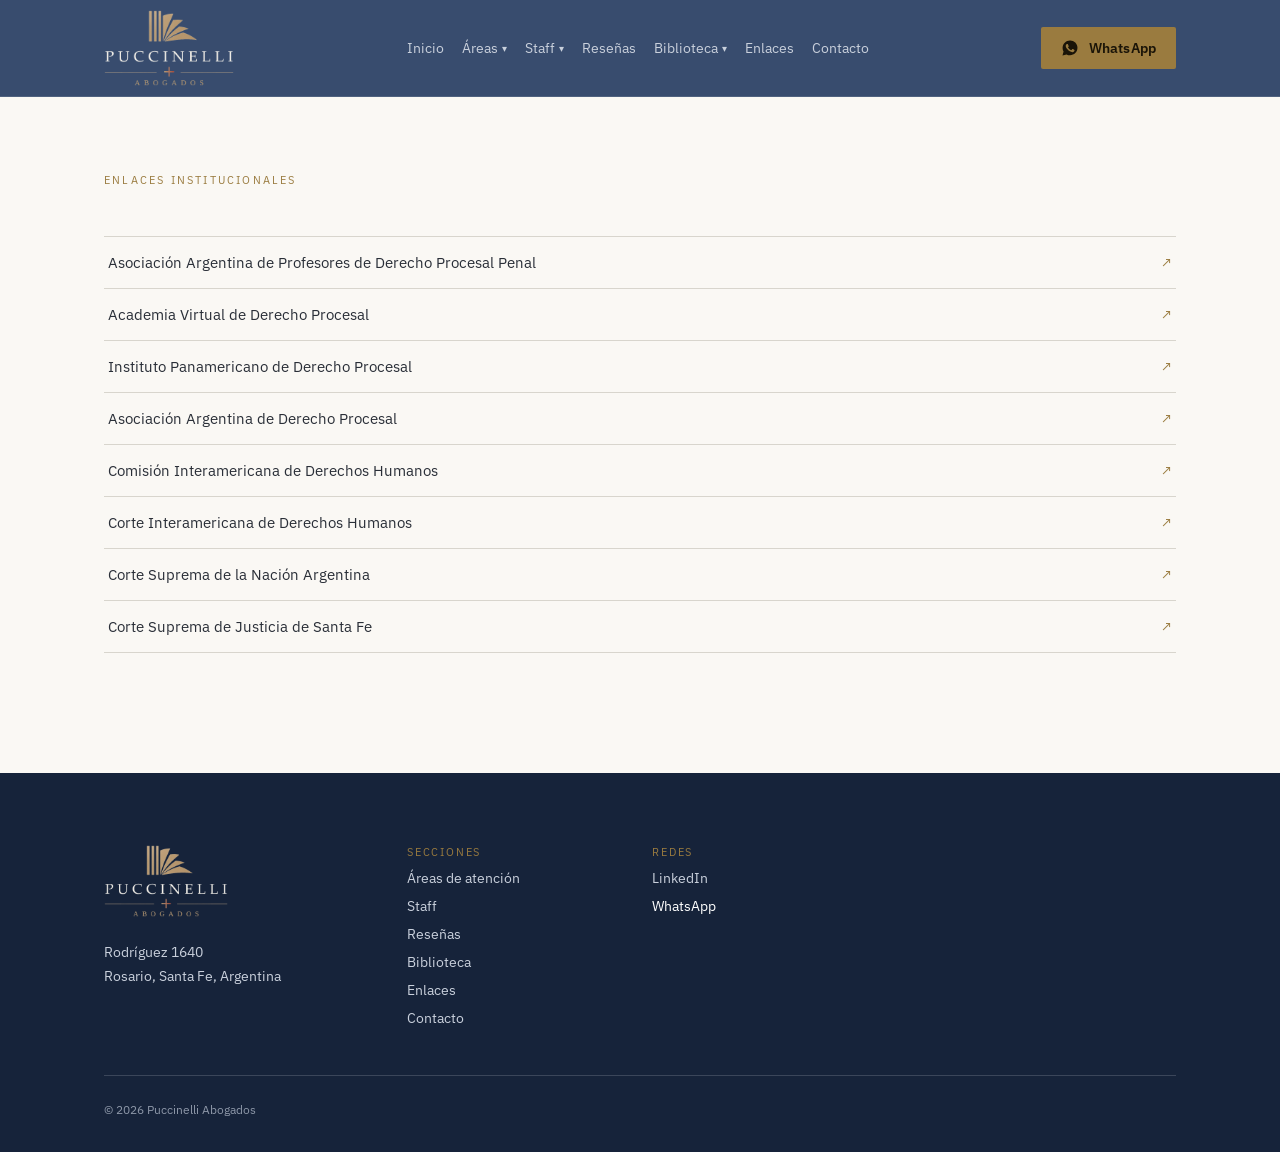
<file: enlaces.html>
<!DOCTYPE html>
<html lang="es">
<head>
<meta charset="utf-8">
<meta name="viewport" content="width=device-width, initial-scale=1">
<title>Enlaces institucionales — Puccinelli Abogados</title>
<meta name="description" content="Instituciones y organismos vinculados a Puccinelli Abogados: asociaciones de derecho procesal, cortes y organismos de derechos humanos.">
<link rel="canonical" href="https://puccinelliabogados.com.ar/enlaces.html">

<meta property="og:type" content="website">
<meta property="og:url" content="https://puccinelliabogados.com.ar/enlaces.html">
<meta property="og:site_name" content="Puccinelli Abogados">
<meta property="og:title" content="Enlaces institucionales — Puccinelli Abogados">
<meta property="og:description" content="Instituciones y organismos vinculados a Puccinelli Abogados.">
<meta property="og:image" content="https://puccinelliabogados.com.ar/assets/img/og-image.jpg">
<meta property="og:image:width" content="1200">
<meta property="og:image:height" content="630">
<meta property="og:locale" content="es_AR">

<meta name="twitter:card" content="summary_large_image">
<meta name="twitter:title" content="Enlaces institucionales — Puccinelli Abogados">
<meta name="twitter:description" content="Instituciones y organismos vinculados a Puccinelli Abogados.">
<meta name="twitter:image" content="https://puccinelliabogados.com.ar/assets/img/og-image.jpg">

<meta name="theme-color" content="#16233a">
<link rel="icon" href="favicon.ico" sizes="any">
<link rel="icon" type="image/png" sizes="32x32" href="assets/img/favicon-32x32.png">
<link rel="icon" type="image/png" sizes="16x16" href="assets/img/favicon-16x16.png">
<link rel="apple-touch-icon" sizes="180x180" href="assets/img/apple-touch-icon.png">
<link rel="manifest" href="site.webmanifest">
<link rel="preconnect" href="https://fonts.googleapis.com">
<link rel="preconnect" href="https://fonts.gstatic.com" crossorigin>
<link href="https://fonts.googleapis.com/css2?family=Libre+Baskerville:ital,wght@0,400;0,700;1,400&family=IBM+Plex+Sans:wght@300;400;500;600&display=swap" rel="stylesheet">
<link rel="stylesheet" href="assets/css/styles.css?v=27">
</head>
<body>

<header class="site-header">
  <div class="wrap header-inner">
    <a href="index.html" class="logo">
      <img src="assets/img/logo-dark.png" alt="Puccinelli Abogados" class="logo-img">
    </a>

    <nav class="nav-desktop">
      <a href="index.html">Inicio</a>

      <div class="nav-item">
        <button type="button" class="nav-toggle" aria-expanded="false" aria-haspopup="true">Áreas <span class="nav-caret" aria-hidden="true">▾</span></button>
        <div class="nav-dropdown">
          <a href="areas.html#area-penal-economico">Derecho Penal Económico</a>
          <a href="areas.html#area-penal-general">Derecho Penal General</a>
          <a href="areas.html#area-empresario">Derecho Empresario</a>
          <a href="areas.html#area-civil-comercial">Derecho Civil y Comercial</a>
          <a href="areas.html#area-insolvencia">Derecho de la Insolvencia</a>
          <a href="areas.html#area-laboral">Derecho Laboral</a>
          <a href="areas.html#area-danos">Derecho de Daños</a>
          <a href="areas.html#area-sucesorio">Derecho Sucesorio</a>
          <a href="areas.html#area-bancario">Derecho Bancario</a>
        </div>
      </div>

      <div class="nav-item">
        <button type="button" class="nav-toggle" aria-expanded="false" aria-haspopup="true">Staff <span class="nav-caret" aria-hidden="true">▾</span></button>
        <div class="nav-dropdown">
          <a href="index.html#staff-claudio">Claudio R. Puccinelli</a>
          <a href="index.html#staff-parolo">Alejandro A. Parolo</a>
          <a href="index.html#staff-bearzotti">Franco P. Bearzotti</a>
          <a href="index.html#staff-ismael">Ismael María Puccinelli</a>
        </div>
      </div>

      <a href="index.html#testimonios">Reseñas</a>

      <div class="nav-item">
        <button type="button" class="nav-toggle" aria-expanded="false" aria-haspopup="true">Biblioteca <span class="nav-caret" aria-hidden="true">▾</span></button>
        <div class="nav-dropdown">
          <a href="biblioteca.html#biblioteca-libros">Libros</a>
          <a href="biblioteca.html#biblioteca-articulos">Artículos</a>
          <a href="biblioteca.html#biblioteca-videos">Vídeos</a>
          <a href="biblioteca.html#biblioteca-fallos">Fallos relevantes</a>
        </div>
      </div>

      <a href="enlaces.html">Enlaces</a>
      <a href="index.html#contacto">Contacto</a>
    </nav>

    <div class="header-actions">
      <a href="https://wa.me/5493415000423" target="_blank" rel="noopener" class="btn btn-accent btn-sm">
        <svg class="icon-wa" viewBox="0 0 24 24" fill="currentColor" aria-hidden="true"><path d="M12.04 2C6.58 2 2.13 6.45 2.13 11.91c0 1.75.46 3.39 1.26 4.83L2 22l5.44-1.42a9.87 9.87 0 0 0 4.6 1.15h.01c5.46 0 9.9-4.45 9.9-9.91 0-2.65-1.03-5.14-2.9-7.01A9.82 9.82 0 0 0 12.04 2Zm5.8 14.13c-.24.68-1.4 1.3-1.93 1.38-.5.08-1.12.11-1.8-.11-.42-.13-.96-.31-1.65-.6-2.9-1.25-4.8-4.17-4.94-4.36-.14-.19-1.18-1.57-1.18-3 0-1.42.75-2.12 1.02-2.41.26-.29.58-.36.77-.36.19 0 .39 0 .56.01.18.01.42-.07.66.5.24.58.82 2 .9 2.14.07.14.12.31.02.5-.1.19-.15.31-.29.48-.14.17-.3.37-.43.5-.14.14-.29.29-.13.57.17.29.75 1.24 1.61 2.01 1.11.99 2.04 1.29 2.33 1.44.29.14.46.12.63-.07.17-.19.72-.84.91-1.13.19-.29.38-.24.63-.14.26.1 1.63.77 1.91.91.29.14.48.21.55.33.07.12.07.68-.17 1.36Z"/></svg>
        WhatsApp
      </a>
      <button class="menu-toggle" id="menuToggle" aria-label="Abrir menú" aria-expanded="false">
        <span></span><span></span><span></span>
      </button>
    </div>
  </div>

  <nav class="nav-mobile" id="navMobile">
    <a href="index.html">Inicio</a>

    <div class="nav-item">
      <button type="button" class="nav-toggle" aria-expanded="false" aria-haspopup="true">Áreas <span class="nav-caret" aria-hidden="true">▾</span></button>
      <div class="nav-dropdown">
        <a href="areas.html#area-penal-economico">Derecho Penal Económico</a>
        <a href="areas.html#area-penal-general">Derecho Penal General</a>
        <a href="areas.html#area-empresario">Derecho Empresario</a>
        <a href="areas.html#area-civil-comercial">Derecho Civil y Comercial</a>
        <a href="areas.html#area-insolvencia">Derecho de la Insolvencia</a>
        <a href="areas.html#area-laboral">Derecho Laboral</a>
        <a href="areas.html#area-danos">Derecho de Daños</a>
        <a href="areas.html#area-sucesorio">Derecho Sucesorio</a>
        <a href="areas.html#area-bancario">Derecho Bancario</a>
      </div>
    </div>

    <div class="nav-item">
      <button type="button" class="nav-toggle" aria-expanded="false" aria-haspopup="true">Staff <span class="nav-caret" aria-hidden="true">▾</span></button>
      <div class="nav-dropdown">
        <a href="index.html#staff-claudio">Claudio R. Puccinelli</a>
        <a href="index.html#staff-parolo">Alejandro A. Parolo</a>
        <a href="index.html#staff-bearzotti">Franco P. Bearzotti</a>
        <a href="index.html#staff-ismael">Ismael María Puccinelli</a>
      </div>
    </div>

    <a href="index.html#testimonios">Reseñas</a>

    <div class="nav-item">
      <button type="button" class="nav-toggle" aria-expanded="false" aria-haspopup="true">Biblioteca <span class="nav-caret" aria-hidden="true">▾</span></button>
      <div class="nav-dropdown">
        <a href="biblioteca.html#biblioteca-libros">Libros</a>
        <a href="biblioteca.html#biblioteca-articulos">Artículos</a>
        <a href="biblioteca.html#biblioteca-videos">Vídeos</a>
        <a href="biblioteca.html#biblioteca-fallos">Fallos relevantes</a>
      </div>
    </div>

    <a href="enlaces.html">Enlaces</a>
    <a href="index.html#contacto">Contacto</a>
  </nav>
</header>

<section class="section page-head">
  <div class="wrap">
    <span class="kicker">Enlaces institucionales</span>
    <ul class="enlaces-list">
      <li><a href="https://www.aapdpp.com" target="_blank" rel="noopener">Asociación Argentina de Profesores de Derecho Procesal Penal</a></li>
      <li><a href="https://www.academiadederecho.org" target="_blank" rel="noopener">Academia Virtual de Derecho Procesal</a></li>
      <li><a href="https://www.institutopanamericanoderechoprocesal.org" target="_blank" rel="noopener">Instituto Panamericano de Derecho Procesal</a></li>
      <li><a href="https://www.aadproc.org.ar" target="_blank" rel="noopener">Asociación Argentina de Derecho Procesal</a></li>
      <li><a href="https://www.oas.org" target="_blank" rel="noopener">Comisión Interamericana de Derechos Humanos</a></li>
      <li><a href="https://www.corteidh.or.cr" target="_blank" rel="noopener">Corte Interamericana de Derechos Humanos</a></li>
      <li><a href="https://www.csjn.gov.ar" target="_blank" rel="noopener">Corte Suprema de la Nación Argentina</a></li>
      <li><a href="https://www.justiciasantafe.gov.ar" target="_blank" rel="noopener">Corte Suprema de Justicia de Santa Fe</a></li>
    </ul>
  </div>
</section>

<footer class="site-footer">
  <div class="wrap">
    <div class="footer-grid">
      <div>
        <div class="logo footer-logo">
          <img src="assets/img/logo-dark.png" alt="Puccinelli Abogados" class="footer-logo-img">
        </div>
        <p class="footer-address">Rodríguez 1640<br>Rosario, Santa Fe, Argentina</p>
      </div>
      <div class="footer-col">
        <span class="footer-heading">Secciones</span>
        <a href="areas.html">Áreas de atención</a>
        <a href="index.html#equipo">Staff</a>
        <a href="index.html#testimonios">Reseñas</a>
        <a href="biblioteca.html">Biblioteca</a>
        <a href="enlaces.html">Enlaces</a>
        <a href="index.html#contacto">Contacto</a>
      </div>
      <div class="footer-col">
        <span class="footer-heading">Redes</span>
        <a href="https://www.linkedin.com/company/puccinelli-abogados/" target="_blank" rel="noopener">LinkedIn</a>
        <a href="https://wa.me/5493415000423" target="_blank" rel="noopener" class="footer-call">WhatsApp</a>
      </div>
    </div>
    <div class="footer-bottom">
      <span>© <span id="year"></span> Puccinelli Abogados</span>
    </div>
  </div>
</footer>

<script src="assets/js/main.js?v=27"></script>
</body>
</html>
</file>
<file: assets/css/styles.css>
:root {
  --navy: #16233a;
  --navy-800: #1e2f4b;
  --navy-light: #2c4165;
  --ink: #2a2f38;
  --ink-soft: #5b6270;
  --line: #d8d5cd;
  --paper: #faf8f4;
  --paper-2: #f2efe8;
  --white: #ffffff;
  --accent: #9a7b3f;
  --accent-soft: #e9dfc9;
  --font-display: "Libre Baskerville", Georgia, serif;
  --font-body: "IBM Plex Sans", "Helvetica Neue", Helvetica, Arial, sans-serif;
  --font-mono: "IBM Plex Mono", ui-monospace, Menlo, monospace;
  --s-1: 8px; --s-2: 16px; --s-3: 24px; --s-4: 32px; --s-5: 48px; --s-6: 72px; --s-7: 104px;
  --maxw: 1120px;
  --radius: 2px;
}

* { box-sizing: border-box; }
[hidden] { display: none !important; }
html { scroll-behavior: smooth; scroll-padding-top: 116px; }
html, body { max-width: 100%; overflow-x: hidden; }
body {
  margin: 0;
  background: var(--paper);
  color: var(--ink);
  font-family: var(--font-body);
  -webkit-font-smoothing: antialiased;
}
a { color: var(--navy); text-decoration: none; }
a:hover { color: var(--accent); }
h1, h2, h3 {
  margin: 0;
  font-family: var(--font-display);
  font-weight: 700;
  color: var(--navy);
  letter-spacing: -0.01em;
  text-align: center;
}
p { margin: 0; text-wrap: pretty; text-align: justify; hyphens: auto; }
input, textarea, select, button { font-family: inherit; font-size: inherit; }
ol { list-style: none; }
img { max-width: 100%; }

.wrap { max-width: var(--maxw); margin: 0 auto; padding: 0 var(--s-3); }
.mono { font-family: var(--font-mono); overflow-wrap: break-word; word-break: break-word; }
.placeholder { color: var(--ink-soft); font-size: 12px; }
.kicker { font-size: 11px; letter-spacing: 0.2em; text-transform: uppercase; color: var(--accent); }
.h2 { margin-top: var(--s-2); font-size: clamp(26px, 3.4vw, 36px); line-height: 1.2; }
.h2-narrow { max-width: 22em; margin-left: auto; margin-right: auto; }
.h2-light { color: var(--white); }
.body-soft { font-size: 15px; line-height: 1.7; color: var(--ink-soft); }
.body-soft-inline { color: var(--ink-soft); }
.section { padding: var(--s-7) 0; }
.page-head { padding-top: calc(96px + var(--s-6)); }
.section-alt { background: var(--paper-2); border-top: 1px solid var(--line); border-bottom: 1px solid var(--line); }

/* Buttons */
.btn {
  display: inline-flex;
  align-items: center;
  gap: 12px;
  padding: 12px 20px;
  border-radius: var(--radius);
  font-size: 14px;
  font-weight: 500;
  letter-spacing: 0.01em;
  cursor: pointer;
  border: 0;
}
.btn-primary { background: var(--navy); color: var(--white); }
.btn-primary:hover { background: var(--navy-800); color: var(--white); }
.btn-lg { padding: 17px 28px; font-size: 16px; margin-top: var(--s-4); }
.btn-accent {
  background: var(--accent);
  color: #1a1408;
  padding: 17px 30px;
  font-size: 16px;
  font-weight: 600;
}
.btn-accent:hover { background: var(--accent-soft); color: #1a1408; }
.btn-submit {
  margin-top: var(--s-1);
  background: var(--accent);
  color: #1a1408;
  padding: 16px;
  font-size: 15px;
  font-weight: 600;
  width: 100%;
  justify-content: center;
}
.btn-submit:hover { background: var(--navy); color: var(--white); }
.icon-wa { width: 18px; height: 18px; flex: none; display: block; }
.link-underline {
  color: #c9d0dc;
  font-size: 15px;
  padding: 17px 8px;
  border-bottom: 1px solid rgba(201, 208, 220, 0.35);
}
.link-underline:hover { color: var(--white); }

/* Header */
.site-header {
  position: fixed;
  top: 0; left: 0; right: 0;
  z-index: 50;
  background: rgba(44, 65, 101, 0.94);
  backdrop-filter: blur(8px);
  border-bottom: 1px solid rgba(255, 255, 255, 0.12);
}
.header-inner {
  height: 96px;
  display: flex;
  align-items: center;
  justify-content: space-between;
  gap: var(--s-3);
}
.logo { display: flex; align-items: center; }
.logo-img { height: 76px; width: auto; display: block; }
.nav-desktop { display: flex; align-items: center; gap: 18px; }
.nav-desktop a { font-size: 13.5px; color: #c9d0dc; white-space: nowrap; }

/* Dropdown nav items (shared by desktop + mobile; positioning differs per breakpoint) */
.nav-item { position: relative; }
.nav-toggle {
  display: flex;
  align-items: center;
  gap: 4px;
  background: none;
  border: 0;
  padding: 0;
  font-family: inherit;
  cursor: pointer;
  white-space: nowrap;
}
.nav-caret { font-size: 10px; transition: transform 0.2s ease; }
.nav-item.open .nav-caret { transform: rotate(180deg); }
.nav-dropdown { display: none; }
.nav-item.open .nav-dropdown { display: flex; }

.nav-desktop .nav-toggle { font-size: 13.5px; color: #c9d0dc; }
.nav-desktop .nav-item.open .nav-toggle { color: var(--white); }
.nav-desktop .nav-dropdown {
  flex-direction: column;
  position: absolute;
  top: calc(100% + 14px);
  left: 50%;
  transform: translateX(-50%);
  min-width: 240px;
  background: var(--white);
  border: 1px solid var(--line);
  box-shadow: 0 16px 32px -12px rgba(22, 35, 58, 0.25);
  padding: var(--s-2);
  gap: 2px;
  z-index: 60;
}
.nav-desktop .nav-dropdown a {
  color: var(--ink);
  font-size: 14px;
  padding: 9px 12px;
  border-radius: var(--radius);
  white-space: normal;
}
.nav-desktop .nav-dropdown a:hover { background: var(--paper-2); color: var(--accent); }
.header-actions { display: flex; align-items: center; gap: var(--s-2); }
.btn-sm { padding: 12px 20px; font-size: 14px; gap: 10px; }
.menu-toggle {
  display: none;
  align-items: center;
  justify-content: center;
  width: 44px; height: 44px;
  background: transparent;
  border: 1px solid rgba(255, 255, 255, 0.24);
  border-radius: var(--radius);
  flex-direction: column;
  gap: 5px;
}
.menu-toggle span { width: 18px; height: 1px; background: var(--white); display: block; }
.nav-mobile {
  display: none;
  flex-direction: column;
  padding: var(--s-2) var(--s-3) var(--s-3);
  gap: var(--s-2);
  border-top: 1px solid rgba(255, 255, 255, 0.12);
  background: var(--navy-light);
}
.nav-mobile.open { display: flex; }
.nav-mobile a { font-size: 15px; padding: 6px 0; color: #c9d0dc; }
.nav-mobile .nav-toggle { font-size: 15px; padding: 6px 0; color: #c9d0dc; width: 100%; justify-content: space-between; }
.nav-mobile .nav-dropdown {
  flex-direction: column;
  padding: 2px 0 8px 16px;
  gap: 4px;
  border-left: 1px solid rgba(255, 255, 255, 0.15);
}
.nav-mobile .nav-dropdown a { font-size: 14px; color: #c9d0dc; opacity: 0.85; }

/* Hero */
.hero { padding: calc(96px + var(--s-7)) 0 var(--s-7); background: var(--navy); color: var(--white); }
.hero-grid { display: grid; grid-template-columns: 1.15fr 0.85fr; gap: var(--s-6); align-items: center; }
.eyebrow { display: flex; align-items: center; gap: var(--s-2); margin-bottom: var(--s-3); }
.rule-short { width: 36px; height: 1px; background: var(--accent); display: block; }
.eyebrow-text { font-size: 11px; letter-spacing: 0.2em; text-transform: uppercase; color: var(--accent-soft); }
.hero-title { color: var(--white); font-size: clamp(32px, 5vw, 54px); line-height: 1.12; max-width: 16em; }
.hero-sub { margin-top: var(--s-3); font-size: clamp(16px, 2vw, 19px); line-height: 1.6; color: #c9d0dc; max-width: 34em; font-weight: 300; hyphens: none; }
.hero-cta { margin-top: var(--s-5); display: flex; flex-wrap: wrap; gap: var(--s-2); align-items: center; }
.hero-card { border: 1px solid rgba(255, 255, 255, 0.16); padding: var(--s-4); display: grid; gap: var(--s-4); }
.hero-divider { height: 1px; background: rgba(255, 255, 255, 0.16); }
.stat-num { font-family: var(--font-display); font-size: 40px; color: var(--accent); line-height: 1; }
.stat-label { font-size: 13px; color: #c9d0dc; margin-top: 6px; }
.stat-link { display: block; }
.stat-link:hover .stat-num { color: var(--accent-soft); }
.hero-note { font-size: 13px; color: #c9d0dc; line-height: 1.6; text-align: justify; hyphens: none; }

/* Quote */
.quote-section { padding: var(--s-6) 0; }
.home-quote {
  margin: 0 auto;
  max-width: 46ch;
  text-align: center;
  font-family: var(--font-display);
  font-style: italic;
  font-size: clamp(19px, 2.4vw, 25px);
  line-height: 1.5;
  color: var(--navy);
}
.quote-note {
  margin: var(--s-4) auto 0;
  max-width: 52ch;
  text-align: center;
  font-family: var(--font-display);
  font-style: italic;
  font-size: 16px;
  line-height: 1.7;
  color: var(--ink-soft);
}

/* Areas */
.areas-grid { margin-top: var(--s-5); display: grid; grid-template-columns: repeat(auto-fit, minmax(280px, 1fr)); gap: var(--s-3); }
.area-card { background: var(--white); border: 1px solid var(--line); padding: var(--s-4); display: flex; flex-direction: column; gap: var(--s-2); }
.area-card h3 { font-size: 20px; margin-top: var(--s-1); }
.area-card p { font-size: 15px; line-height: 1.65; color: var(--ink-soft); }
.area-icon { width: 28px; height: 28px; color: var(--accent); display: block; }
.area-card--compact {
  align-items: center;
  text-align: center;
  gap: 12px;
  color: inherit;
  text-decoration: none;
}
.area-card--compact h3 { font-size: 16px; margin-top: 2px; }
.area-card--compact:hover { color: inherit; }
.area-card--compact:hover h3 { color: var(--accent); }
.see-all-link {
  margin-top: var(--s-4);
  display: inline-flex;
  align-items: center;
  gap: 6px;
  font-size: 14px;
  font-weight: 600;
  color: var(--navy);
  border-bottom: 1px solid var(--accent);
  padding-bottom: 3px;
}
.see-all-link:hover { color: var(--accent); }

/* Equipo */
.section-lead { margin-top: var(--s-2); font-size: 16px; line-height: 1.7; color: var(--ink-soft); max-width: 52ch; }
.equipo-section { position: relative; color: var(--white); background: var(--navy); }
.equipo-bg {
  position: absolute;
  inset: 0;
  background:
    linear-gradient(180deg, rgba(22, 35, 58, 0.90), rgba(22, 35, 58, 0.94)),
    url('../img/estudio-puccinelli.webp') center 30% / cover no-repeat;
  filter: grayscale(0.25);
}
.equipo-section .wrap { position: relative; z-index: 1; }
.equipo-section .section-lead { color: #c9d0dc; }
.team-grid { margin-top: var(--s-5); display: grid; grid-template-columns: repeat(4, 1fr); gap: var(--s-3); }
@media (max-width: 860px) { .team-grid { grid-template-columns: repeat(2, 1fr); } }
@media (max-width: 480px) { .team-grid { grid-template-columns: 1fr; } }
.team-member {
  display: flex;
  flex-direction: column;
  text-align: center;
  background: rgba(255, 255, 255, 0.06);
  border: 1px solid rgba(255, 255, 255, 0.16);
  overflow: hidden;
}
.team-photo, .team-avatar {
  width: 100%;
  aspect-ratio: 3/4;
  object-fit: cover;
  object-position: center top;
  display: block;
  border: 0;
}
.team-avatar {
  display: flex;
  align-items: center;
  justify-content: center;
  background: rgba(255, 255, 255, 0.08);
  color: var(--accent-soft);
  font-family: var(--font-display);
  font-size: 32px;
  letter-spacing: 0.05em;
}
.team-member-body { padding: var(--s-3) var(--s-2) var(--s-4); }
.team-member h3 { font-size: 17px; color: var(--white); }
.team-role { margin-top: 6px; font-size: 12px; letter-spacing: 0.1em; text-transform: uppercase; text-align: center; color: var(--accent-soft); }

/* Testimonios */
.rating-badge { margin-top: var(--s-3); display: inline-flex; align-items: center; gap: 10px; font-size: 14px; color: var(--ink-soft); }
.rating-badge:hover { color: var(--accent); }
.rating-stars { color: var(--accent); letter-spacing: 0.05em; font-size: 15px; }
.testimonios-carousel-wrap { margin-top: var(--s-5); }
.testimonios-track {
  display: flex;
  gap: var(--s-3);
  overflow-x: auto;
  scroll-snap-type: x mandatory;
  scroll-behavior: smooth;
  padding-bottom: 2px;
  -webkit-overflow-scrolling: touch;
  scrollbar-width: none;
}
.testimonios-track::-webkit-scrollbar { display: none; }
.testimonio-card {
  scroll-snap-align: start;
  flex: 0 0 100%;
  background: var(--white);
  border: 1px solid var(--line);
  padding: var(--s-4);
  display: flex;
  flex-direction: column;
  gap: var(--s-2);
}
@media (min-width: 720px) {
  .testimonio-card { flex: 0 0 calc((100% - 2 * var(--s-3)) / 3); }
}
.testimonio-quote { font-size: 15px; line-height: 1.65; color: var(--ink); flex: 1; }
.testimonio-author { font-size: 13px; color: var(--ink-soft); font-weight: 600; }
.testimonio-author .testimonio-source { font-weight: 400; }
.carousel-controls { display: flex; align-items: center; justify-content: center; gap: var(--s-3); margin-top: var(--s-4); }
.carousel-arrow {
  width: 40px; height: 40px;
  border-radius: 50%;
  border: 1px solid var(--line);
  background: var(--white);
  display: flex; align-items: center; justify-content: center;
  cursor: pointer;
  font-size: 20px;
  line-height: 1;
  color: var(--navy);
  padding: 0;
}
.carousel-arrow:hover { background: var(--accent); color: #1a1408; border-color: var(--accent); }
.carousel-dots { display: flex; gap: 8px; }
.carousel-dot { width: 8px; height: 8px; border-radius: 50%; background: var(--line); border: 0; padding: 0; cursor: pointer; }
.carousel-dot.active { background: var(--accent); }

/* Proceso */
.proceso-grid { display: flex; flex-direction: column; align-items: center; gap: var(--s-5); }
.proceso-intro { max-width: 640px; text-align: center; }
.proceso-list { width: 100%; max-width: 880px; margin: 0 auto; padding: 0; display: grid; grid-template-columns: repeat(2, 1fr); gap: var(--s-5) var(--s-6); text-align: left; }
@media (max-width: 720px) { .proceso-list { grid-template-columns: 1fr; gap: var(--s-3); } }
.proceso-list li { display: grid; grid-template-columns: 56px 1fr; gap: var(--s-3); }
.proceso-num { font-family: var(--font-display); font-size: 22px; color: var(--accent); }
.proceso-list h3 { font-size: 18px; }
.proceso-list p { margin-top: 6px; font-size: 15px; line-height: 1.65; color: var(--ink-soft); }
@media (prefers-reduced-motion: no-preference) {
  .proceso-list li.stagger-item {
    opacity: 0;
    transform: translateY(22px);
    transition: opacity 0.55s ease, transform 0.55s ease;
  }
  .proceso-list li.stagger-item.revealed {
    opacity: 1;
    transform: translateY(0);
  }
}

/* Biblioteca */
.biblioteca-grid { margin-top: var(--s-5); display: grid; grid-template-columns: repeat(auto-fit, minmax(220px, 1fr)); gap: var(--s-3); }
.biblioteca-card { background: var(--white); border: 1px dashed var(--line); padding: var(--s-4); text-align: center; display: grid; gap: 8px; }
.biblioteca-card h3 { font-size: 18px; }
.soon-tag { font-size: 12px; letter-spacing: 0.1em; text-transform: uppercase; color: var(--ink-soft); }

/* Enlaces institucionales */
.enlaces-list { margin-top: var(--s-5); list-style: none; padding: 0; display: grid; gap: 0; border-top: 1px solid var(--line); }
.enlaces-list li { border-bottom: 1px solid var(--line); }
.enlaces-list a {
  display: flex;
  align-items: center;
  justify-content: space-between;
  padding: var(--s-2) 4px;
  font-size: 15px;
  color: var(--ink);
}
.enlaces-list a::after { content: "↗"; color: var(--accent); font-size: 14px; }
.enlaces-list a:hover { color: var(--accent); }

/* FAQ */
.faq-wrap { max-width: 820px; }
.faq-list { margin-top: var(--s-5); border-top: 1px solid var(--line); }
.faq-item { border-bottom: 1px solid var(--line); }
.faq-question {
  width: 100%;
  display: flex;
  align-items: center;
  justify-content: space-between;
  gap: var(--s-3);
  text-align: left;
  background: transparent;
  border: 0;
  padding: var(--s-3) 0;
  cursor: pointer;
  font-size: 17px;
  font-weight: 500;
  color: var(--navy);
  font-family: var(--font-body);
}
.faq-sign { font-family: var(--font-mono); font-size: 18px; color: var(--accent); flex: none; }
.faq-answer { padding: 0 0 var(--s-3); font-size: 15px; line-height: 1.7; color: var(--ink-soft); max-width: 62ch; }

/* Contacto */
.contacto-grid { display: grid; grid-template-columns: 1fr 1fr; gap: var(--s-6); }
.contact-details { margin-top: var(--s-5); display: grid; gap: var(--s-3); font-size: 15px; line-height: 1.6; }
.contact-row { display: grid; grid-template-columns: 110px minmax(0, 1fr); gap: var(--s-2); }
.contact-label { font-size: 12px; letter-spacing: 0.12em; text-transform: uppercase; color: var(--ink-soft); }
.map-frame { margin-top: var(--s-4); border: 1px solid var(--line); height: 260px; overflow: hidden; }
.map-frame iframe { width: 100%; height: 100%; border: 0; filter: grayscale(0.35) contrast(1.02); }

.contact-form-card { background: var(--paper-2); border: 1px solid var(--line); padding: var(--s-4); }
.contact-form { display: grid; gap: var(--s-3); }
.contact-form h3 { font-size: 20px; }
.contact-form label { display: grid; gap: 8px; font-size: 13px; letter-spacing: 0.06em; text-transform: uppercase; color: var(--ink-soft); }
.contact-form input,
.contact-form select,
.contact-form textarea {
  padding: 13px 14px;
  border: 1px solid var(--line);
  background: var(--white);
  border-radius: var(--radius);
  font-size: 15px;
  color: var(--ink);
  text-transform: none;
  letter-spacing: normal;
}
.contact-form textarea { resize: vertical; }
.form-note { font-size: 12px; line-height: 1.6; color: var(--ink-soft); }
.form-sent { display: grid; gap: var(--s-2); padding: var(--s-4) 0; }
.form-sent h3 { font-size: 20px; }
.form-sent p { font-size: 15px; line-height: 1.7; color: var(--ink-soft); }
.form-error { display: grid; gap: var(--s-2); padding: var(--s-4) 0; }
.form-error h3 { font-size: 20px; }
.form-error p { font-size: 15px; line-height: 1.7; color: var(--ink-soft); }
.botcheck { position: absolute; left: -9999px; width: 1px; height: 1px; opacity: 0; }

/* Footer */
.site-footer { background: var(--navy); color: #c9d0dc; padding: var(--s-6) 0 var(--s-4); }
.footer-grid { display: grid; grid-template-columns: 1.1fr 0.85fr 1.2fr 0.85fr; gap: var(--s-5); }
.footer-logo-img { height: 72px; width: auto; display: block; }
.footer-address { margin-top: var(--s-3); font-size: 14px; line-height: 1.7; }
.footer-col { display: grid; gap: 10px; align-content: start; font-size: 14px; }
.footer-heading { font-size: 11px; letter-spacing: 0.16em; text-transform: uppercase; color: var(--accent); }
.footer-col a { color: #c9d0dc; }
.footer-call { color: var(--white) !important; }
.footer-bottom {
  margin-top: var(--s-5);
  padding-top: var(--s-3);
  border-top: 1px solid rgba(255, 255, 255, 0.16);
  display: flex;
  flex-wrap: wrap;
  gap: var(--s-2) var(--s-4);
  font-size: 12px;
  line-height: 1.7;
  color: #8d97a8;
}
.footer-bottom .placeholder { color: #8d97a8; }

/* Responsive */
@media (max-width: 860px) {
  .nav-desktop { display: none; }
  .menu-toggle { display: flex; }
  .hero-grid,
  .contacto-grid,
  .footer-grid {
    grid-template-columns: 1fr;
  }
}

/* Below ~480px, auto-fit/minmax grids can no longer fit even one card at
   its minimum track size once gaps are accounted for — force a single
   column so cards never get pushed wider than the viewport. */
@media (max-width: 480px) {
  .areas-grid {
    grid-template-columns: 1fr;
  }
}

/* Animations */
@media (prefers-reduced-motion: no-preference) {
  .reveal {
    opacity: 0;
    transform: translateY(18px);
    transition: opacity 0.6s ease, transform 0.6s ease;
    transition-delay: calc(var(--reveal-i, 0) * 70ms);
  }
  .reveal.revealed {
    opacity: 1;
    transform: translateY(0);
  }
}

.area-card, .testimonio-card {
  transition:
    opacity 0.6s ease calc(var(--reveal-i, 0) * 70ms),
    transform 0.6s ease calc(var(--reveal-i, 0) * 70ms),
    translate 0.25s ease,
    box-shadow 0.25s ease;
}
@media (hover: hover) {
  .area-card:hover, .testimonio-card:hover {
    translate: 0 -4px;
    box-shadow: 0 14px 28px -10px rgba(22, 35, 58, 0.18);
  }
}
</file>
